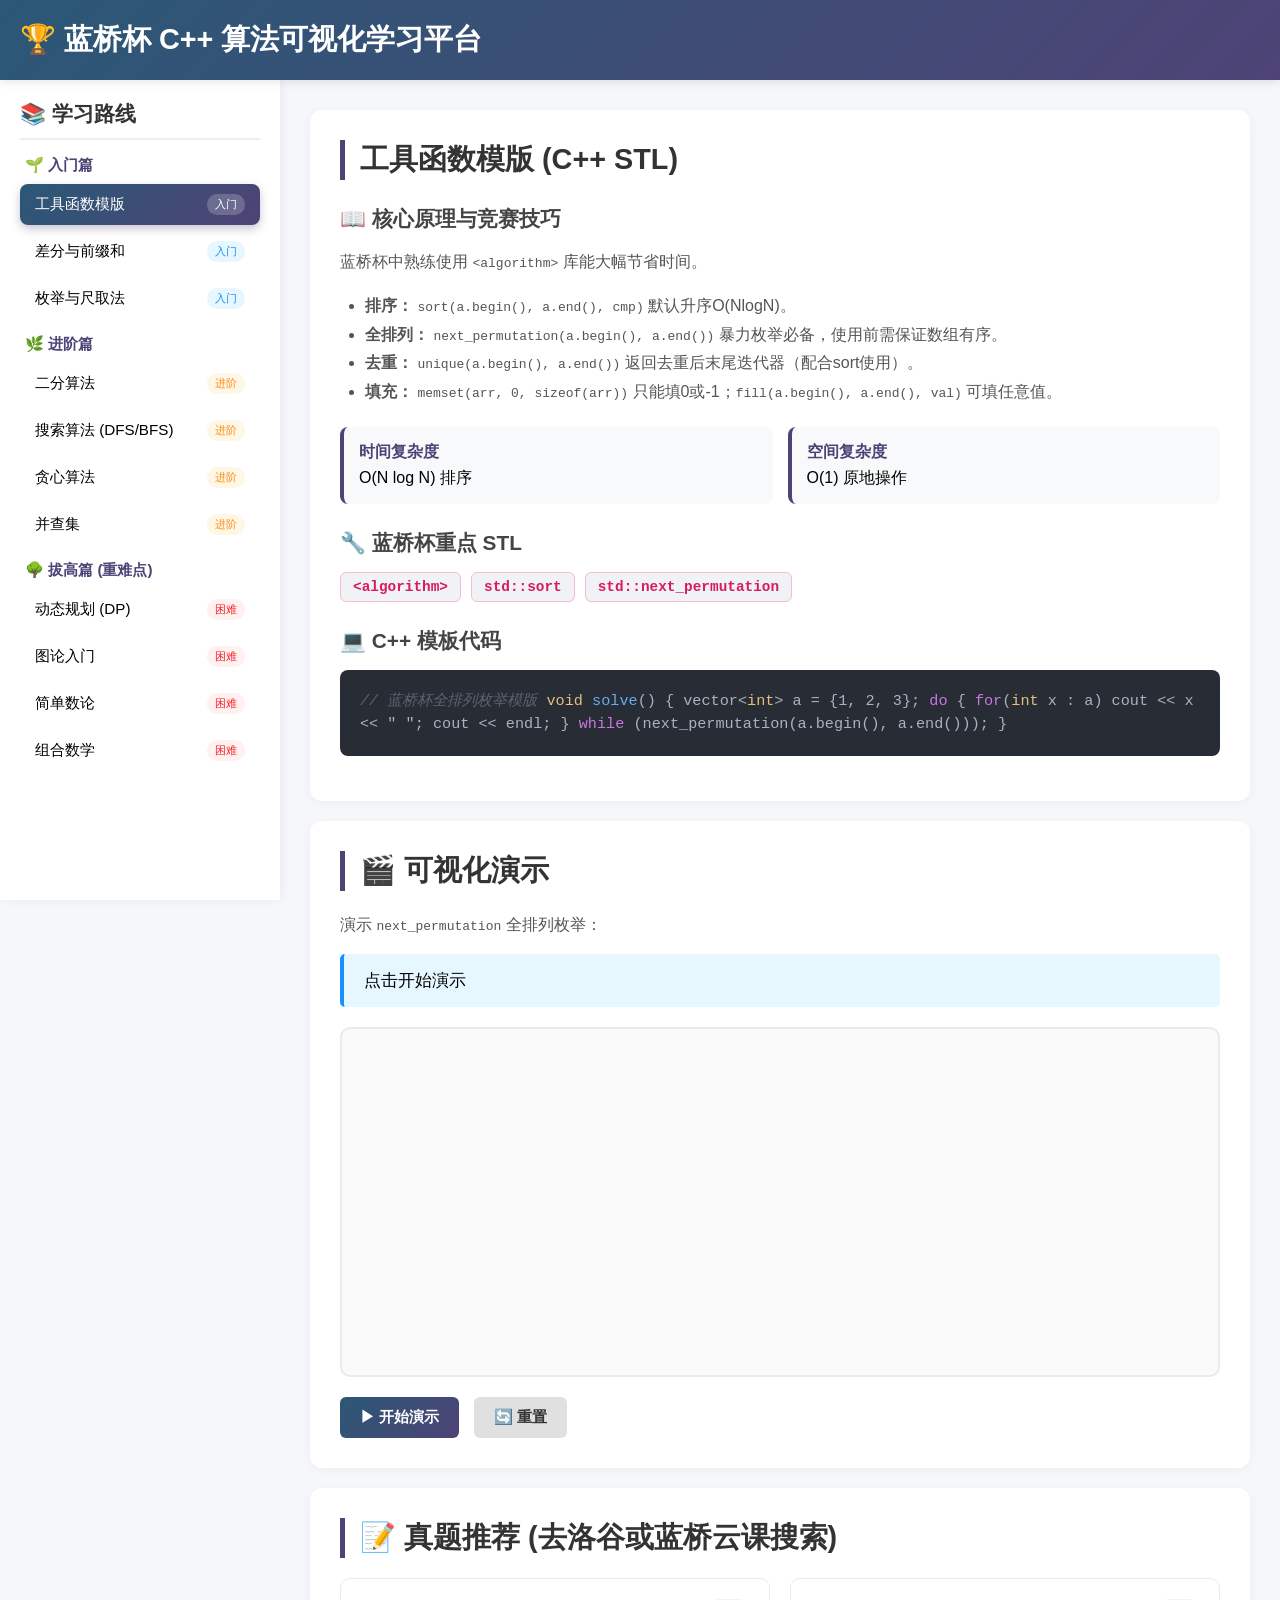
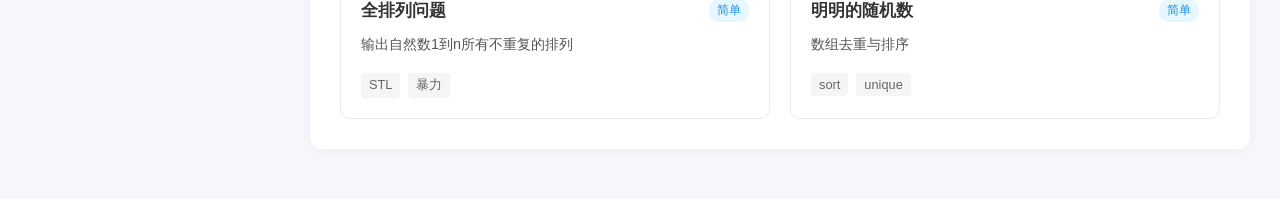
<file: lanqiao/index.html>
<!DOCTYPE html>
<html lang="zh-CN">
<head>
    <meta charset="UTF-8">
    <meta name="viewport" content="width=device-width, initial-scale=1.0">
    <title>蓝桥杯算法可视化学习平台</title>
    <link rel="stylesheet" href="style.css">
</head>
<body>
    <nav class="navbar">
        <div class="container">
            <h1>🏆 蓝桥杯 C++ 算法可视化学习平台</h1>
        </div>
    </nav>
    
    <div class="main-container">
        <aside class="sidebar">
            <h3>📚 学习路线</h3>
            
            <div class="category-title">🌱 入门篇</div>
            <ul class="algo-list">
                <li class="algo-item active" data-algo="utils"><span>工具函数模版</span><span class="difficulty diff-easy">入门</span></li>
                <li class="algo-item" data-algo="prefix-diff"><span>差分与前缀和</span><span class="difficulty diff-easy">入门</span></li>
                <li class="algo-item" data-algo="enum-twopointers"><span>枚举与尺取法</span><span class="difficulty diff-easy">入门</span></li>
            </ul>

            <div class="category-title">🌿 进阶篇</div>
            <ul class="algo-list">
                <li class="algo-item" data-algo="binary-search"><span>二分算法</span><span class="difficulty diff-medium">进阶</span></li>
                <li class="algo-item" data-algo="search"><span>搜索算法 (DFS/BFS)</span><span class="difficulty diff-medium">进阶</span></li>
                <li class="algo-item" data-algo="greedy"><span>贪心算法</span><span class="difficulty diff-medium">进阶</span></li>
                <li class="algo-item" data-algo="union-find"><span>并查集</span><span class="difficulty diff-medium">进阶</span></li>
            </ul>

            <div class="category-title">🌳 拔高篇 (重难点)</div>
            <ul class="algo-list">
                <li class="algo-item" data-algo="dp"><span>动态规划 (DP)</span><span class="difficulty diff-hard">困难</span></li>
                <li class="algo-item" data-algo="graph"><span>图论入门</span><span class="difficulty diff-hard">困难</span></li>
                <li class="algo-item" data-algo="math"><span>简单数论</span><span class="difficulty diff-hard">困难</span></li>
                <li class="algo-item" data-algo="combinatorics"><span>组合数学</span><span class="difficulty diff-hard">困难</span></li>
            </ul>
        </aside>
        
        <main class="content" id="main-content"></main>
    </div>

    <script src="app.js"></script>
</body>
</html>
</file>
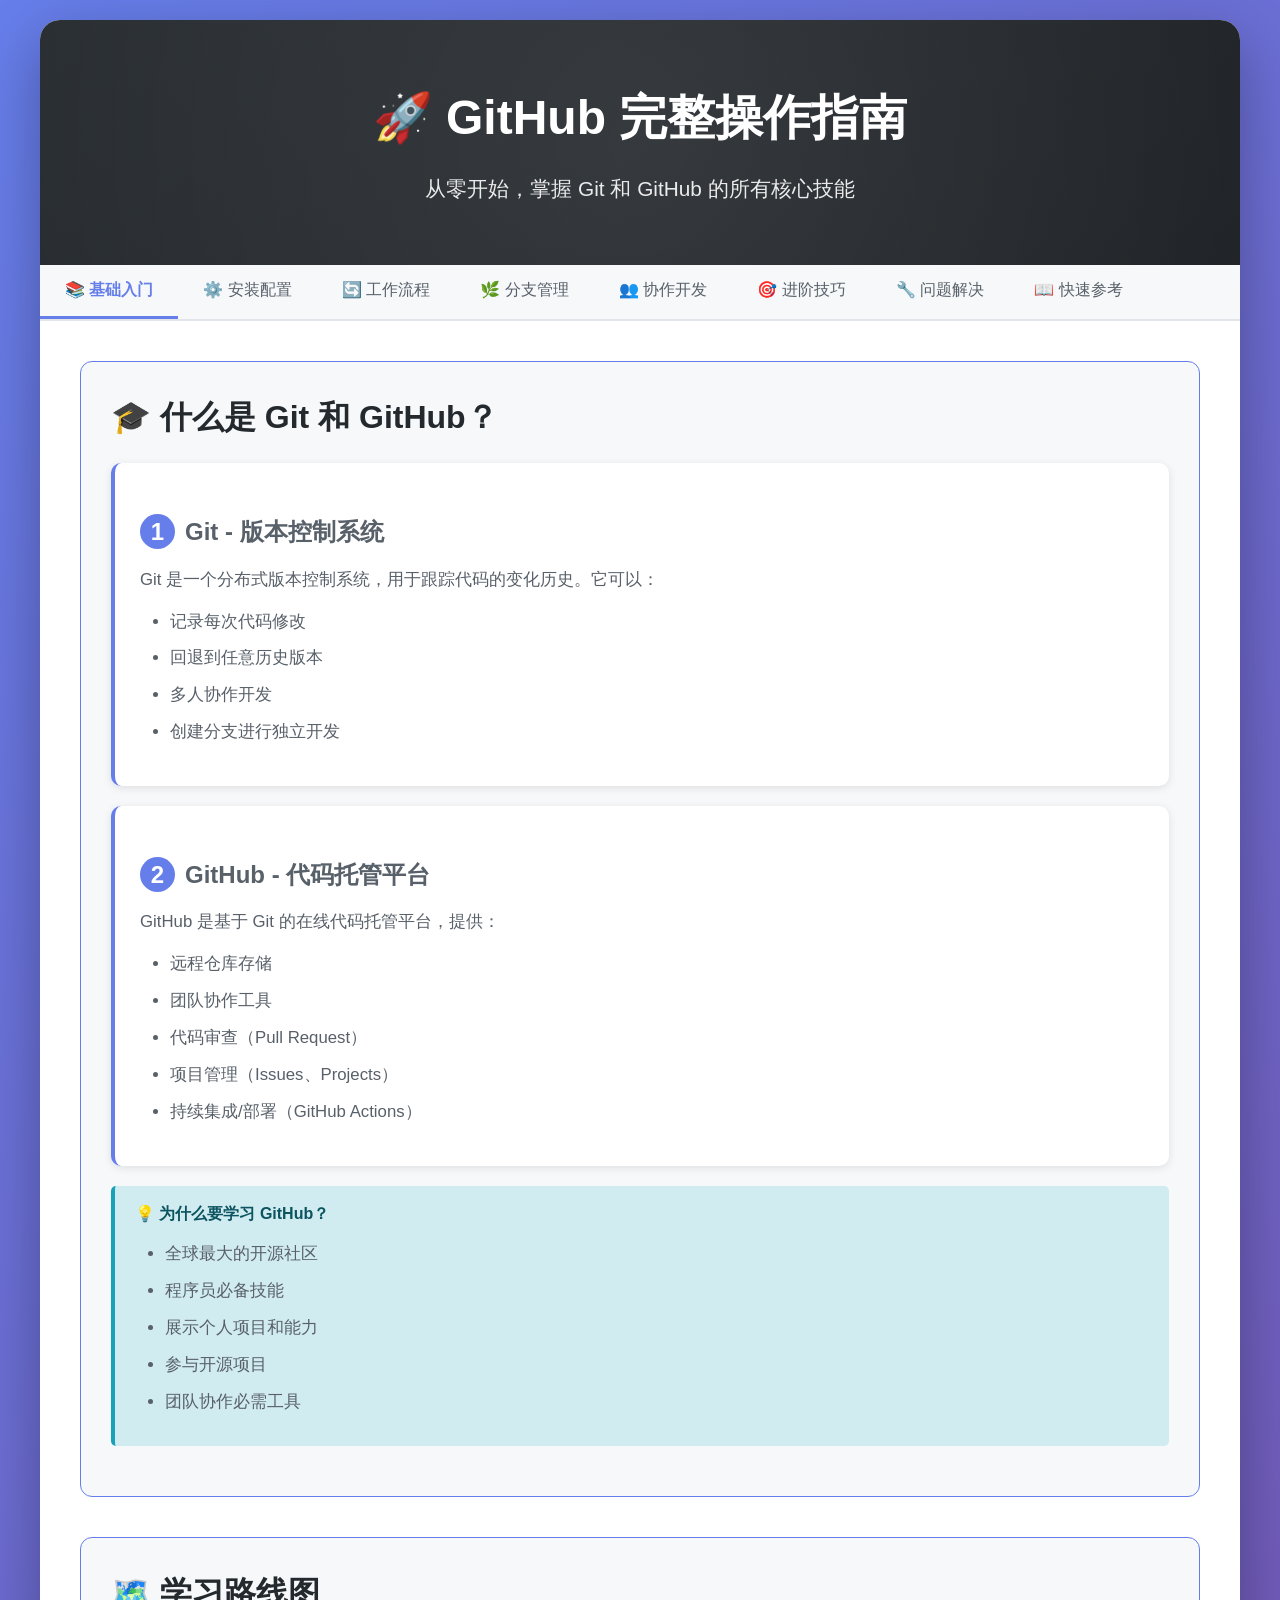
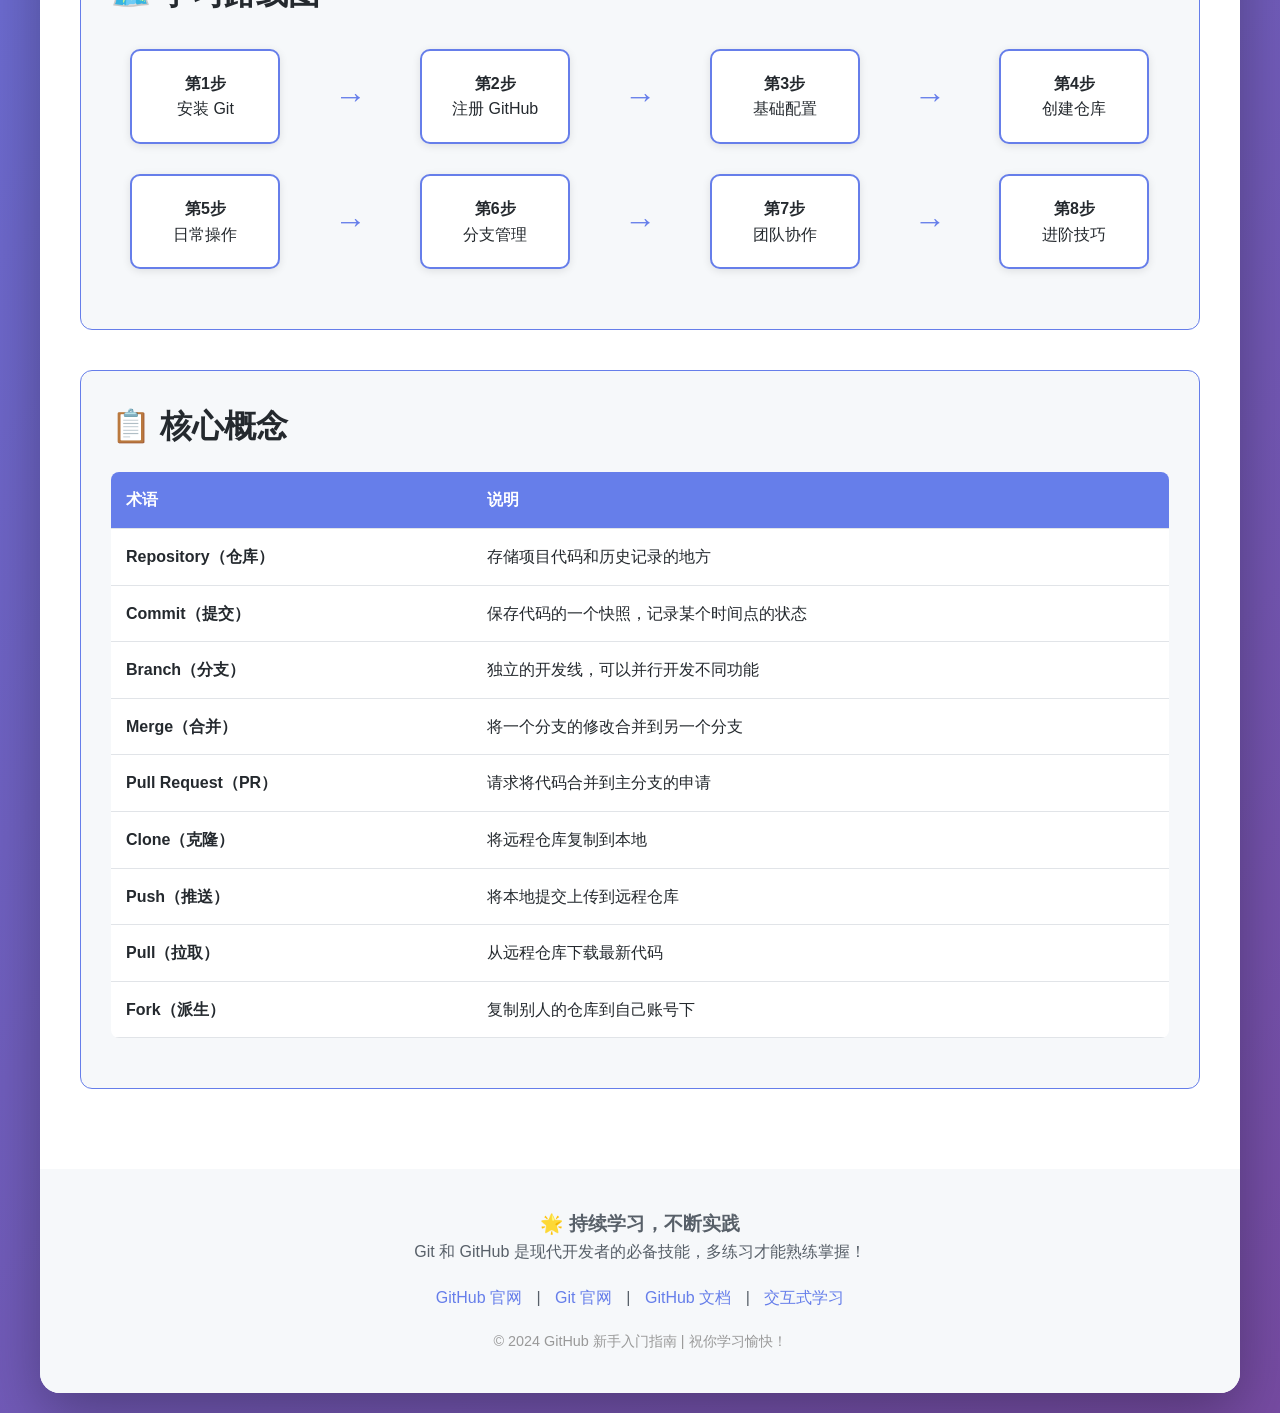
<file: AI_notes/ai_studio_code.html>
<!DOCTYPE html>
<html lang="zh-CN">
<head>
    <meta charset="UTF-8">
    <meta name="viewport" content="width=device-width, initial-scale=1.0">
    <title>GitHub 新手入门完整指南</title>
    <style>
        * {
            margin: 0;
            padding: 0;
            box-sizing: border-box;
        }
        
        body {
            font-family: -apple-system, BlinkMacSystemFont, 'Segoe UI', 'Microsoft YaHei', sans-serif;
            line-height: 1.6;
            color: #24292e;
            background: linear-gradient(135deg, #667eea 0%, #764ba2 100%);
            padding: 20px;
        }
        
        .container {
            max-width: 1200px;
            margin: 0 auto;
            background: white;
            border-radius: 20px;
            box-shadow: 0 20px 60px rgba(0,0,0,0.3);
            overflow: hidden;
        }
        
        header {
            background: linear-gradient(135deg, #24292e 0%, #1a1e22 100%);
            color: white;
            padding: 60px 40px;
            text-align: center;
            position: relative;
            overflow: hidden;
        }
        
        header::before {
            content: '';
            position: absolute;
            top: -50%;
            right: -50%;
            width: 200%;
            height: 200%;
            background: radial-gradient(circle, rgba(255,255,255,0.1) 0%, transparent 70%);
            animation: pulse 15s infinite;
        }
        
        @keyframes pulse {
            0%, 100% { transform: scale(1); }
            50% { transform: scale(1.1); }
        }
        
        header h1 {
            font-size: 3em;
            margin-bottom: 15px;
            position: relative;
            z-index: 1;
        }
        
        header p {
            font-size: 1.3em;
            opacity: 0.9;
            position: relative;
            z-index: 1;
        }
        
        .nav-tabs {
            display: flex;
            background: #f6f8fa;
            border-bottom: 2px solid #e1e4e8;
            overflow-x: auto;
            position: sticky;
            top: 0;
            z-index: 100;
        }
        
        .nav-tab {
            padding: 15px 25px;
            cursor: pointer;
            border: none;
            background: none;
            font-size: 1em;
            color: #586069;
            transition: all 0.3s;
            white-space: nowrap;
            border-bottom: 3px solid transparent;
        }
        
        .nav-tab:hover {
            background: #e1e4e8;
            color: #24292e;
        }
        
        .nav-tab.active {
            color: #667eea;
            border-bottom-color: #667eea;
            font-weight: 600;
        }
        
        .content {
            padding: 40px;
        }
        
        .tab-content {
            display: none;
        }
        
        .tab-content.active {
            display: block;
            animation: fadeIn 0.5s;
        }
        
        @keyframes fadeIn {
            from { opacity: 0; transform: translateY(20px); }
            to { opacity: 1; transform: translateY(0); }
        }
        
        .section {
            margin-bottom: 40px;
            padding: 30px;
            background: #f6f8fa;
            border-radius: 12px;
            border: 1px solid #667eea;
        }
        
        .section h2 {
            color: #24292e;
            margin-bottom: 20px;
            font-size: 2em;
            display: flex;
            align-items: center;
            gap: 10px;
        }
        
        .section h3 {
            color: #586069;
            margin: 25px 0 15px;
            font-size: 1.5em;
        }
        
        .section p {
            margin-bottom: 15px;
            color: #586069;
            font-size: 1.05em;
        }
        
        .code-block {
            background: #24292e;
            color: #f6f8fa;
            padding: 20px;
            border-radius: 8px;
            margin: 15px 0;
            overflow-x: auto;
            font-family: 'Consolas', 'Monaco', monospace;
            position: relative;
        }
        
        .code-block::before {
            content: attr(data-lang);
            position: absolute;
            top: 5px;
            right: 10px;
            font-size: 0.75em;
            color: #959da5;
            text-transform: uppercase;
        }
        
        .code-block code {
            display: block;
            line-height: 1.8;
            font-size: 0.95em;
        }
        
        .command {
            color: #79c0ff;
        }
        
        .comment {
            color: #8b949e;
        }
        
        .tip {
            background: #fff3cd;
            border-left: 4px solid #ffc107;
            padding: 15px 20px;
            margin: 20px 0;
            border-radius: 5px;
        }
        
        .tip strong {
            color: #856404;
            display: block;
            margin-bottom: 5px;
        }
        
        .warning {
            background: #f8d7da;
            border-left: 4px solid #dc3545;
            padding: 15px 20px;
            margin: 20px 0;
            border-radius: 5px;
        }
        
        .warning strong {
            color: #721c24;
            display: block;
            margin-bottom: 5px;
        }
        
        .info {
            background: #d1ecf1;
            border-left: 4px solid #17a2b8;
            padding: 15px 20px;
            margin: 20px 0;
            border-radius: 5px;
        }
        
        .info strong {
            color: #0c5460;
            display: block;
            margin-bottom: 5px;
        }
        
        ul, ol {
            margin: 15px 0 15px 30px;
        }
        
        li {
            margin: 10px 0;
            color: #586069;
            font-size: 1.05em;
        }
        
        .highlight {
            background: #fffbdd;
            padding: 2px 8px;
            border-radius: 4px;
            font-weight: 600;
            color: #24292e;
            font-family: 'Consolas', monospace;
        }
        
        .step-card {
            background: white;
            padding: 25px;
            border-radius: 10px;
            margin: 20px 0;
            box-shadow: 0 2px 8px rgba(0,0,0,0.1);
            border-left: 4px solid #667eea;
        }
        
        .step-number {
            display: inline-block;
            width: 35px;
            height: 35px;
            background: #667eea;
            color: white;
            border-radius: 50%;
            text-align: center;
            line-height: 35px;
            font-weight: bold;
            margin-right: 10px;
        }
        
        .visual-flow {
            display: flex;
            align-items: center;
            justify-content: space-around;
            margin: 30px 0;
            flex-wrap: wrap;
            gap: 15px;
        }
        
        .flow-box {
            background: white;
            padding: 20px;
            border-radius: 10px;
            box-shadow: 0 2px 8px rgba(0,0,0,0.1);
            text-align: center;
            min-width: 150px;
            border: 2px solid #667eea;
        }
        
        .flow-arrow {
            font-size: 2em;
            color: #667eea;
        }
        
        .btn {
            display: inline-block;
            padding: 12px 30px;
            background: #667eea;
            color: white;
            text-decoration: none;
            border-radius: 8px;
            margin: 10px 5px;
            transition: all 0.3s;
            border: none;
            cursor: pointer;
            font-size: 1em;
        }
        
        .btn:hover {
            background: #5568d3;
            transform: translateY(-2px);
            box-shadow: 0 5px 15px rgba(102, 126, 234, 0.4);
        }
        
        .btn-secondary {
            background: #6c757d;
        }
        
        .btn-secondary:hover {
            background: #5a6268;
        }
        
        table {
            width: 100%;
            border-collapse: collapse;
            margin: 20px 0;
            background: white;
            border-radius: 8px;
            overflow: hidden;
        }
        
        th, td {
            padding: 15px;
            text-align: left;
            border-bottom: 1px solid #e1e4e8;
        }
        
        th {
            background: #667eea;
            color: white;
            font-weight: 600;
        }
        
        tr:hover {
            background: #f6f8fa;
        }
        
        footer {
            background: #f6f8fa;
            padding: 40px;
            text-align: center;
            color: #586069;
        }
        
        footer a {
            color: #667eea;
            text-decoration: none;
            margin: 0 10px;
        }
        
        footer a:hover {
            text-decoration: underline;
        }
        
        .interactive-demo {
            background: white;
            padding: 25px;
            border-radius: 10px;
            margin: 20px 0;
            box-shadow: 0 2px 8px rgba(0,0,0,0.1);
        }
        
        .terminal {
            background: #1e1e1e;
            color: #d4d4d4;
            padding: 20px;
            border-radius: 8px;
            font-family: 'Consolas', monospace;
            margin: 15px 0;
        }
        
        .terminal-line {
            margin: 8px 0;
        }
        
        .terminal-prompt {
            color: #4ec9b0;
        }
        
        .terminal-output {
            color: #ce9178;
        }
        
        @media (max-width: 768px) {
            header h1 {
                font-size: 2em;
            }
            
            .content {
                padding: 20px;
            }
            
            .section {
                padding: 15px;
            }
            
            .nav-tabs {
                overflow-x: auto;
            }
        }
    </style>
</head>
<body>
    <div class="container">
        <header>
            <h1>🚀 GitHub 完整操作指南</h1>
            <p>从零开始，掌握 Git 和 GitHub 的所有核心技能</p>
        </header>
        
        <div class="nav-tabs">
            <button class="nav-tab active" onclick="showTab('basics')">📚 基础入门</button>
            <button class="nav-tab" onclick="showTab('setup')">⚙️ 安装配置</button>
            <button class="nav-tab" onclick="showTab('workflow')">🔄 工作流程</button>
            <button class="nav-tab" onclick="showTab('branch')">🌿 分支管理</button>
            <button class="nav-tab" onclick="showTab('collaborate')">👥 协作开发</button>
            <button class="nav-tab" onclick="showTab('advanced')">🎯 进阶技巧</button>
            <button class="nav-tab" onclick="showTab('troubleshoot')">🔧 问题解决</button>
            <button class="nav-tab" onclick="showTab('reference')">📖 快速参考</button>
        </div>
        
        <div class="content">
            <!-- 基础入门 -->
            <div id="basics" class="tab-content active">
                <div class="section">
                    <h2>🎓 什么是 Git 和 GitHub？</h2>
                    
                    <div class="step-card">
                        <h3><span class="step-number">1</span>Git - 版本控制系统</h3>
                        <p>Git 是一个分布式版本控制系统，用于跟踪代码的变化历史。它可以：</p>
                        <ul>
                            <li>记录每次代码修改</li>
                            <li>回退到任意历史版本</li>
                            <li>多人协作开发</li>
                            <li>创建分支进行独立开发</li>
                        </ul>
                    </div>
                    
                    <div class="step-card">
                        <h3><span class="step-number">2</span>GitHub - 代码托管平台</h3>
                        <p>GitHub 是基于 Git 的在线代码托管平台，提供：</p>
                        <ul>
                            <li>远程仓库存储</li>
                            <li>团队协作工具</li>
                            <li>代码审查（Pull Request）</li>
                            <li>项目管理（Issues、Projects）</li>
                            <li>持续集成/部署（GitHub Actions）</li>
                        </ul>
                    </div>
                    
                    <div class="info">
                        <strong>💡 为什么要学习 GitHub？</strong>
                        <ul>
                            <li>全球最大的开源社区</li>
                            <li>程序员必备技能</li>
                            <li>展示个人项目和能力</li>
                            <li>参与开源项目</li>
                            <li>团队协作必需工具</li>
                        </ul>
                    </div>
                </div>
                
                <div class="section">
                    <h2>🗺️ 学习路线图</h2>
                    
                    <div class="visual-flow">
                        <div class="flow-box">
                            <strong>第1步</strong><br>
                            安装 Git
                        </div>
                        <div class="flow-arrow">→</div>
                        <div class="flow-box">
                            <strong>第2步</strong><br>
                            注册 GitHub
                        </div>
                        <div class="flow-arrow">→</div>
                        <div class="flow-box">
                            <strong>第3步</strong><br>
                            基础配置
                        </div>
                        <div class="flow-arrow">→</div>
                        <div class="flow-box">
                            <strong>第4步</strong><br>
                            创建仓库
                        </div>
                    </div>
                    
                    <div class="visual-flow">
                        <div class="flow-box">
                            <strong>第5步</strong><br>
                            日常操作
                        </div>
                        <div class="flow-arrow">→</div>
                        <div class="flow-box">
                            <strong>第6步</strong><br>
                            分支管理
                        </div>
                        <div class="flow-arrow">→</div>
                        <div class="flow-box">
                            <strong>第7步</strong><br>
                            团队协作
                        </div>
                        <div class="flow-arrow">→</div>
                        <div class="flow-box">
                            <strong>第8步</strong><br>
                            进阶技巧
                        </div>
                    </div>
                </div>
                
                <div class="section">
                    <h2>📋 核心概念</h2>
                    
                    <table>
                        <tr>
                            <th>术语</th>
                            <th>说明</th>
                        </tr>
                        <tr>
                            <td><strong>Repository（仓库）</strong></td>
                            <td>存储项目代码和历史记录的地方</td>
                        </tr>
                        <tr>
                            <td><strong>Commit（提交）</strong></td>
                            <td>保存代码的一个快照，记录某个时间点的状态</td>
                        </tr>
                        <tr>
                            <td><strong>Branch（分支）</strong></td>
                            <td>独立的开发线，可以并行开发不同功能</td>
                        </tr>
                        <tr>
                            <td><strong>Merge（合并）</strong></td>
                            <td>将一个分支的修改合并到另一个分支</td>
                        </tr>
                        <tr>
                            <td><strong>Pull Request（PR）</strong></td>
                            <td>请求将代码合并到主分支的申请</td>
                        </tr>
                        <tr>
                            <td><strong>Clone（克隆）</strong></td>
                            <td>将远程仓库复制到本地</td>
                        </tr>
                        <tr>
                            <td><strong>Push（推送）</strong></td>
                            <td>将本地提交上传到远程仓库</td>
                        </tr>
                        <tr>
                            <td><strong>Pull（拉取）</strong></td>
                            <td>从远程仓库下载最新代码</td>
                        </tr>
                        <tr>
                            <td><strong>Fork（派生）</strong></td>
                            <td>复制别人的仓库到自己账号下</td>
                        </tr>
                    </table>
                </div>
            </div>
            
            <!-- 安装配置 -->
            <div id="setup" class="tab-content">
                <div class="section">
                    <h2>⚙️ 安装 Git</h2>
                    
                    <h3>Windows 系统</h3>
                    <ol>
                        <li>访问 <a href="https://git-scm.com/download/win" target="_blank">https://git-scm.com/download/win</a></li>
                        <li>下载安装包并运行</li>
                        <li>安装过程中保持默认选项即可</li>
                        <li>安装完成后，右键菜单会出现 "Git Bash"</li>
                    </ol>
                    
                    <h3>macOS 系统</h3>
                    <div class="code-block" data-lang="bash">
<code><span class="comment"># 方法1：使用 Homebrew（推荐）</span>
<span class="command">brew install git</span>

<span class="comment"># 方法2：使用 Xcode Command Line Tools</span>
<span class="command">xcode-select --install</span></code>
                    </div>
                    
                    <h3>Linux 系统</h3>
                    <div class="code-block" data-lang="bash">
<code><span class="comment"># Ubuntu/Debian</span>
<span class="command">sudo apt-get update</span>
<span class="command">sudo apt-get install git</span>

<span class="comment"># CentOS/RHEL</span>
<span class="command">sudo yum install git</span>

<span class="comment"># Fedora</span>
<span class="command">sudo dnf install git</span></code>
                    </div>
                    
                    <h3>验证安装</h3>
                    <div class="code-block" data-lang="bash">
<code><span class="command">git --version</span>
<span class="comment"># 输出类似：git version 2.40.0</span></code>
                    </div>
                </div>
                
                <div class="section">
                    <h2>🔧 基础配置</h2>
                    
                    <h3>配置用户信息</h3>
                    <div class="code-block" data-lang="bash">
<code><span class="comment"># 设置用户名（必须）</span>
<span class="command">git config --global user.name "你的名字"</span>

<span class="comment"># 设置邮箱（必须）</span>
<span class="command">git config --global user.email "your.email@example.com"</span>

<span class="comment"># 查看配置</span>
<span class="command">git config --list</span>

<span class="comment"># 查看特定配置</span>
<span class="command">git config user.name</span>
<span class="command">git config user.email</span></code>
                    </div>
                    
                    <div class="tip">
                        <strong>💡 提示</strong>
                        邮箱建议使用 GitHub 注册时的邮箱，这样提交记录会关联到你的 GitHub 账号。
                    </div>
                    
                    <h3>其他常用配置</h3>
                    <div class="code-block" data-lang="bash">
<code><span class="comment"># 设置默认编辑器</span>
<span class="command">git config --global core.editor "code --wait"</span>  <span class="comment"># VS Code</span>
<span class="command">git config --global core.editor "vim"</span>          <span class="comment"># Vim</span>

<span class="comment"># 设置默认分支名为 main</span>
<span class="command">git config --global init.defaultBranch main</span>

<span class="comment"># 开启颜色显示</span>
<span class="command">git config --global color.ui auto</span>

<span class="comment"># 设置换行符自动转换（Windows 推荐）</span>
<span class="command">git config --global core.autocrlf true</span>

<span class="comment"># 设置换行符自动转换（Mac/Linux 推荐）</span>
<span class="command">git config --global core.autocrlf input</span></code>
                    </div>
                </div>
                
                <div class="section">
                    <h2>🔐 配置 SSH 密钥（推荐）</h2>
                    
                    <p>使用 SSH 密钥可以免密码推送代码，更安全便捷。</p>
                    
                    <h3>1. 生成 SSH 密钥</h3>
                    <div class="code-block" data-lang="bash">
<code><span class="comment"># 生成新的 SSH 密钥</span>
<span class="command">ssh-keygen -t ed25519 -C "your.email@example.com"</span>

<span class="comment"># 如果系统不支持 ed25519，使用 RSA</span>
<span class="command">ssh-keygen -t rsa -b 4096 -C "your.email@example.com"</span>

<span class="comment"># 按提示操作：</span>
<span class="comment"># 1. 按 Enter 使用默认路径</span>
<span class="comment"># 2. 输入密码（可选，直接 Enter 跳过）</span>
<span class="comment"># 3. 再次确认密码</span></code>
                    </div>
                    
                    <h3>2. 查看公钥</h3>
                    <div class="code-block" data-lang="bash">
<code><span class="comment"># Windows</span>
<span class="command">type %USERPROFILE%\.ssh\id_ed25519.pub</span>

<span class="comment"># Mac/Linux</span>
<span class="command">cat ~/.ssh/id_ed25519.pub</span>

<span class="comment"># 输出类似：</span>
<span class="comment"># ssh-ed25519 AAAAC3NzaC1lZDI1NTE5AAAAIxxx... your.email@example.com</span></code>
                    </div>
                    
                    <h3>3. 添加到 GitHub</h3>
                    <ol>
                        <li>登录 GitHub，点击右上角头像</li>
                        <li>选择 <span class="highlight">Settings</span></li>
                        <li>左侧菜单选择 <span class="highlight">SSH and GPG keys</span></li>
                        <li>点击 <span class="highlight">New SSH key</span></li>
                        <li>Title 填写描述（如 "我的电脑"）</li>
                        <li>Key 粘贴刚才复制的公钥</li>
                        <li>点击 <span class="highlight">Add SSH key</span></li>
                    </ol>
                    
                    <h3>4. 测试连接</h3>
                    <div class="code-block" data-lang="bash">
<code><span class="command">ssh -T git@github.com</span>

<span class="comment"># 首次连接会提示，输入 yes</span>
<span class="comment"># 成功输出：Hi username! You've successfully authenticated...</span></code>
                    </div>
                </div>
                
                <div class="section">
                    <h2>📝 注册 GitHub 账号</h2>
                    
                    <ol>
                        <li>访问 <a href="https://github.com" target="_blank">https://github.com</a></li>
                        <li>点击 <span class="highlight">Sign up</span></li>
                        <li>输入邮箱、密码、用户名</li>
                        <li>完成验证</li>
                        <li>选择免费计划（Free）</li>
                        <li>验证邮箱</li>
                    </ol>
                    
                    <div class="tip">
                        <strong>💡 用户名建议</strong>
                        <ul>
                            <li>简短易记</li>
                            <li>专业化（避免过于随意）</li>
                            <li>与其他平台保持一致</li>
                            <li>用户名会出现在仓库 URL 中</li>
                        </ul>
                    </div>
                </div>
            </div>
            
            <!-- 工作流程 -->
            <div id="workflow" class="tab-content">
                <div class="section">
                    <h2>🔄 完整工作流程</h2>
                    
                    <div class="visual-flow">
                        <div class="flow-box">创建/克隆仓库</div>
                        <div class="flow-arrow">→</div>
                        <div class="flow-box">修改代码</div>
                        <div class="flow-arrow">→</div>
                        <div class="flow-box">添加到暂存区</div>
                        <div class="flow-arrow">→</div>
                        <div class="flow-box">提交到本地</div>
                        <div class="flow-arrow">→</div>
                        <div class="flow-box">推送到远程</div>
                    </div>
                </div>
                
                <div class="section">
                    <h2>📦 创建新仓库</h2>
                    
                    <h3>方法一：在 GitHub 网站创建</h3>
                    <ol>
                        <li>登录 GitHub</li>
                        <li>点击右上角 <span class="highlight">+</span> 号</li>
                        <li>选择 <span class="highlight">New repository</span></li>
                        <li>填写仓库信息：
                            <ul>
                                <li><strong>Repository name</strong>：仓库名称（必填）</li>
                                <li><strong>Description</strong>：项目描述（可选）</li>
                                <li><strong>Public/Private</strong>：公开或私有</li>
                                <li><strong>Initialize this repository with</strong>：
                                    <ul>
                                        <li>✅ Add a README file（推荐勾选）</li>
                                        <li>Add .gitignore（选择语言模板）</li>
                                        <li>Choose a license（选择开源协议）</li>
                                    </ul>
                                </li>
                            </ul>
                        </li>
                        <li>点击 <span class="highlight">Create repository</span></li>
                    </ol>
                    
                    <h3>方法二：本地创建并推送</h3>
                    <div class="code-block" data-lang="bash">
<code><span class="comment"># 1. 创建项目文件夹</span>
<span class="command">mkdir my-project</span>
<span class="command">cd my-project</span>

<span class="comment"># 2. 初始化 Git 仓库</span>
<span class="command">git init</span>

<span class="comment"># 3. 创建 README 文件</span>
<span class="command">echo "# 我的项目" > README.md</span>

<span class="comment"># 4. 添加到暂存区</span>
<span class="command">git add README.md</span>

<span class="comment"># 5. 提交</span>
<span class="command">git commit -m "初始提交"</span>

<span class="comment"># 6. 在 GitHub 创建空仓库后，关联远程仓库</span>
<span class="command">git remote add origin https://github.com/你的用户名/仓库名.git</span>

<span class="comment"># 7. 推送到 GitHub（首次推送）</span>
<span class="command">git push -u origin main</span></code>
                    </div>
                    
                    <div class="tip">
                        <strong>💡 提示</strong>
                        <code>-u</code> 参数会设置上游分支，之后只需 <code>git push</code> 即可。
                    </div>
                </div>
                
                <div class="section">
                    <h2>📥 克隆现有仓库</h2>
                    
                    <div class="code-block" data-lang="bash">
<code><span class="comment"># HTTPS 方式（无需配置 SSH）</span>
<span class="command">git clone https://github.com/用户名/仓库名.git</span>

<span class="comment"># SSH 方式（需配置 SSH 密钥）</span>
<span class="command">git clone git@github.com:用户名/仓库名.git</span>

<span class="comment"># 克隆到指定文件夹</span>
<span class="command">git clone https://github.com/用户名/仓库名.git 自定义文件夹名</span>

<span class="comment"># 克隆指定分支</span>
<span class="command">git clone -b 分支名 https://github.com/用户名/仓库名.git</span></code>
                    </div>
                </div>
                
                <div class="section">
                    <h2>💻 日常开发流程</h2>
                    
                    <h3>1. 查看状态</h3>
                    <div class="code-block" data-lang="bash">
<code><span class="comment"># 查看工作区状态</span>
<span class="command">git status</span>

<span class="comment"># 简洁模式</span>
<span class="command">git status -s</span></code>
                    </div>
                    
                    <h3>2. 添加文件到暂存区</h3>
                    <div class="code-block" data-lang="bash">
<code><span class="comment"># 添加指定文件</span>
<span class="command">git add 文件名.txt</span>

<span class="comment"># 添加多个文件</span>
<span class="command">git add 文件1.txt 文件2.js</span>

<span class="comment"># 添加所有修改的文件</span>
<span class="command">git add .</span>

<span class="comment"># 添加指定目录</span>
<span class="command">git add src/</span>

<span class="comment"># 交互式添加</span>
<span class="command">git add -p</span></code>
                    </div>
                    
                    <h3>3. 提交更改</h3>
                    <div class="code-block" data-lang="bash">
<code><span class="comment"># 提交暂存区的文件</span>
<span class="command">git commit -m "提交说明"</span>

<span class="comment"># 添加并提交（跳过 git add）</span>
<span class="command">git commit -am "提交说明"</span>

<span class="comment"># 修改上次提交</span>
<span class="command">git commit --amend -m "新的提交说明"</span>

<span class="comment"># 打开编辑器编写详细提交信息</span>
<span class="command">git commit</span></code>
                    </div>
                    
                    <div class="info">
                        <strong>📝 提交信息规范（推荐）</strong>
                        <div class="code-block" data-lang="text">
<code>类型(范围): 简短描述

详细描述（可选）

相关 Issue（可选）</code>
                        </div>
                        <strong>常用类型：</strong>
                        <ul>
                            <li><code>feat</code>: 新功能</li>
                            <li><code>fix</code>: 修复 Bug</li>
                            <li><code>docs</code>: 文档更新</li>
                            <li><code>style</code>: 代码格式（不影响功能）</li>
                            <li><code>refactor</code>: 重构代码</li>
                            <li><code>test</code>: 测试相关</li>
                            <li><code>chore</code>: 构建工具、依赖更新</li>
                            <li><code>perf</code>: 性能优化</li>
                        </ul>
                        <strong>示例：</strong>
                        <ul>
                            <li><code>feat(登录): 添加微信登录功能</code></li>
                            <li><code>fix(支付): 修复订单金额计算错误</code></li>
                            <li><code>docs: 更新 API 文档</code></li>
                        </ul>
                    </div>
                    
                    <h3>4. 推送到远程</h3>
                    <div class="code-block" data-lang="bash">
<code><span class="comment"># 推送到远程仓库</span>
<span class="command">git push</span>

<span class="comment"># 首次推送（设置上游分支）</span>
<span class="command">git push -u origin main</span>

<span class="comment"># 推送到指定分支</span>
<span class="command">git push origin 分支名</span>

<span class="comment"># 强制推送（慎用！）</span>
<span class="command">git push -f</span></code>
                    </div>
                    
                    <h3>5. 拉取远程更新</h3>
                    <div class="code-block" data-lang="bash">
<code><span class="comment"># 拉取并合并</span>
<span class="command">git pull</span>

<span class="comment"># 拉取指定分支</span>
<span class="command">git pull origin main</span>

<span class="comment"># 只拉取不合并</span>
<span class="command">git fetch</span>

<span class="comment"># 拉取所有远程分支</span>
<span class="command">git fetch --all</span></code>
                    </div>
                    
                    <div class="warning">
                        <strong>⚠️ 注意</strong>
                        每次开始工作前，先执行 <code>git pull</code> 获取最新代码，避免冲突！
                    </div>
                </div>
                
                <div class="section">
                    <h2>📊 查看历史</h2>
                    
                    <div class="code-block" data-lang="bash">
<code><span class="comment"># 查看提交历史</span>
<span class="command">git log</span>

<span class="comment"># 简洁模式（一行显示）</span>
<span class="command">git log --oneline</span>

<span class="comment"># 图形化显示分支</span>
<span class="command">git log --graph --oneline --all</span>

<span class="comment"># 查看最近 5 条</span>
<span class="command">git log -5</span>

<span class="comment"># 查看某个文件的历史</span>
<span class="command">git log 文件名</span>

<span class="comment"># 查看某次提交的详细信息</span>
<span class="command">git show 提交ID</span>

<span class="comment"># 查看文件修改内容</span>
<span class="command">git diff</span>

<span class="comment"># 查看暂存区和上次提交的差异</span>
<span class="command">git diff --staged</span></code>
                    </div>
                </div>
            </div>
            
            <!-- 分支管理 -->
            <div id="branch" class="tab-content">
                <div class="section">
                    <h2>🌿 分支管理</h2>
                    
                    <p>分支允许你在不影响主代码的情况下开发新功能或修复 Bug。</p>
                    
                    <div class="visual-flow">
                        <div class="flow-box">main 分支<br>（主分支）</div>
                        <div class="flow-arrow">→</div>
                        <div class="flow-box">feature 分支<br>（功能开发）</div>
                        <div class="flow-arrow">→</div>
                        <div class="flow-box">测试通过</div>
                        <div class="flow-arrow">→</div>
                        <div class="flow-box">合并回 main</div>
                    </div>
                </div>
                
                <div class="section">
                    <h2>🔧 分支基本操作</h2>
                    
                    <h3>查看分支</h3>
                    <div class="code-block" data-lang="bash">
<code><span class="comment"># 查看本地分支</span>
<span class="command">git branch</span>

<span class="comment"># 查看所有分支（包括远程）</span>
<span class="command">git branch -a</span>

<span class="comment"># 查看远程分支</span>
<span class="command">git branch -r</span>

<span class="comment"># 查看分支详细信息</span>
<span class="command">git branch -v</span></code>
                    </div>
                    
                    <h3>创建分支</h3>
                    <div class="code-block" data-lang="bash">
<code><span class="comment"># 创建新分支</span>
<span class="command">git branch 分支名</span>

<span class="comment"># 创建并切换到新分支（推荐）</span>
<span class="command">git checkout -b 分支名</span>

<span class="comment"># 或使用新命令</span>
<span class="command">git switch -c 分支名</span>

<span class="comment"># 基于特定提交创建分支</span>
<span class="command">git branch 分支名 提交ID</span></code>
                    </div>
                    
                    <h3>切换分支</h3>
                    <div class="code-block" data-lang="bash">
<code><span class="comment"># 切换分支</span>
<span class="command">git checkout 分支名</span>

<span class="comment"># 或使用新命令</span>
<span class="command">git switch 分支名</span>

<span class="comment"># 切换到上一个分支</span>
<span class="command">git checkout -</span></code>
                    </div>
                    
                    <h3>合并分支</h3>
                    <div class="code-block" data-lang="bash">
<code><span class="comment"># 1. 切换到目标分支（如 main）</span>
<span class="command">git checkout main</span>

<span class="comment"># 2. 合并指定分支</span>
<span class="command">git merge 分支名</span>

<span class="comment"># 不使用快进模式（保留分支历史）</span>
<span class="command">git merge --no-ff 分支名</span>

<span class="comment"># 合并时添加提交信息</span>
<span class="command">git merge 分支名 -m "合并说明"</span></code>
                    </div>
                    
                    <h3>删除分支</h3>
                    <div class="code-block" data-lang="bash">
<code><span class="comment"># 删除本地分支</span>
<span class="command">git branch -d 分支名</span>

<span class="comment"># 强制删除（未合并的分支）</span>
<span class="command">git branch -D 分支名</span>

<span class="comment"># 删除远程分支</span>
<span class="command">git push origin --delete 分支名</span>

<span class="comment"># 清理已删除的远程分支引用</span>
<span class="command">git remote prune origin</span></code>
                    </div>
                </div>
                
                <div class="section">
                    <h2>📋 分支命名规范</h2>
                    
                    <table>
                        <tr>
                            <th>分支类型</th>
                            <th>命名格式</th>
                            <th>说明</th>
                            <th>示例</th>
                        </tr>
                        <tr>
                            <td><strong>主分支</strong></td>
                            <td>main / master</td>
                            <td>生产环境代码</td>
                            <td>main</td>
                        </tr>
                        <tr>
                            <td><strong>开发分支</strong></td>
                            <td>develop / dev</td>
                            <td>开发环境代码</td>
                            <td>develop</td>
                        </tr>
                        <tr>
                            <td><strong>功能分支</strong></td>
                            <td>feature/功能名</td>
                            <td>新功能开发</td>
                            <td>feature/user-login<br>feature/payment</td>
                        </tr>
                        <tr>
                            <td><strong>修复分支</strong></td>
                            <td>bugfix/问题描述</td>
                            <td>Bug 修复</td>
                            <td>bugfix/login-error<br>bugfix/price-calc</td>
                        </tr>
                        <tr>
                            <td><strong>紧急修复</strong></td>
                            <td>hotfix/问题描述</td>
                            <td>生产环境紧急修复</td>
                            <td>hotfix/security-patch</td>
                        </tr>
                        <tr>
                            <td><strong>发布分支</strong></td>
                            <td>release/版本号</td>
                            <td>准备发布</td>
                            <td>release/v1.0.0</td>
                        </tr>
                    </table>
                </div>
                
                <div class="section">
                    <h2>🔄 常用分支工作流</h2>
                    
                    <h3>Git Flow 工作流（推荐）</h3>
                    <div class="step-card">
                        <h4>1. 开发新功能</h4>
                        <div class="code-block" data-lang="bash">
<code><span class="comment"># 从 develop 创建功能分支</span>
<span class="command">git checkout develop</span>
<span class="command">git pull</span>
<span class="command">git checkout -b feature/new-feature</span>

<span class="comment"># 开发并提交</span>
<span class="command">git add .</span>
<span class="command">git commit -m "feat: 添加新功能"</span>

<span class="comment"># 推送到远程</span>
<span class="command">git push origin feature/new-feature</span></code>
                        </div>
                    </div>
                    
                    <div class="step-card">
                        <h4>2. 合并功能</h4>
                        <div class="code-block" data-lang="bash">
<code><span class="comment"># 切换到 develop</span>
<span class="command">git checkout develop</span>
<span class="command">git pull</span>

<span class="comment"># 合并功能分支</span>
<span class="command">git merge --no-ff feature/new-feature</span>

<span class="comment"># 推送</span>
<span class="command">git push</span>

<span class="comment"># 删除功能分支</span>
<span class="command">git branch -d feature/new-feature</span>
<span class="command">git push origin --delete feature/new-feature</span></code>
                        </div>
                    </div>
                    
                    <div class="step-card">
                        <h4>3. 发布版本</h4>
                        <div class="code-block" data-lang="bash">
<code><span class="comment"># 从 develop 创建发布分支</span>
<span class="command">git checkout -b release/v1.0.0 develop</span>

<span class="comment"># 修复 Bug、更新版本号等</span>
<span class="command">git commit -am "chore: 准备发布 v1.0.0"</span>

<span class="comment"># 合并到 main</span>
<span class="command">git checkout main</span>
<span class="command">git merge --no-ff release/v1.0.0</span>
<span class="command">git tag -a v1.0.0 -m "版本 1.0.0"</span>

<span class="comment"># 合并回 develop</span>
<span class="command">git checkout develop</span>
<span class="command">git merge --no-ff release/v1.0.0</span>

<span class="comment"># 删除发布分支</span>
<span class="command">git branch -d release/v1.0.0</span></code>
                        </div>
                    </div>
                </div>
            </div>
            
            <!-- 协作开发 -->
            <div id="collaborate" class="tab-content">
                <div class="section">
                    <h2>👥 团队协作</h2>
                    
                    <h3>Fork 工作流（开源项目常用）</h3>
                    <ol>
                        <li><strong>Fork 仓库</strong>：在 GitHub 上点击 Fork 按钮，复制到自己账号</li>
                        <li><strong>克隆到本地</strong>：
                            <div class="code-block" data-lang="bash">
<code><span class="command">git clone https://github.com/你的用户名/仓库名.git</span></code>
                            </div>
                        </li>
                        <li><strong>添加上游仓库</strong>：
                            <div class="code-block" data-lang="bash">
<code><span class="command">git remote add upstream https://github.com/原作者/仓库名.git</span>
<span class="command">git remote -v</span>  <span class="comment"># 查看远程仓库</span></code>
                            </div>
                        </li>
                        <li><strong>创建分支并开发</strong>：
                            <div class="code-block" data-lang="bash">
<code><span class="command">git checkout -b feature/my-feature</span>
<span class="comment"># 修改代码...</span>
<span class="command">git add .</span>
<span class="command">git commit -m "feat: 添加新功能"</span></code>
                            </div>
                        </li>
                        <li><strong>同步上游更新</strong>：
                            <div class="code-block" data-lang="bash">
<code><span class="command">git fetch upstream</span>
<span class="command">git checkout main</span>
<span class="command">git merge upstream/main</span></code>
                            </div>
                        </li>
                        <li><strong>推送到自己的仓库</strong>：
                            <div class="code-block" data-lang="bash">
<code><span class="command">git push origin feature/my-feature</span></code>
                            </div>
                        </li>
                        <li><strong>创建 Pull Request</strong>：在 GitHub 上点击 "New Pull Request"</li>
                    </ol>
                </div>
                
                <div class="section">
                    <h2>🔀 Pull Request（PR）</h2>
                    
                    <h3>什么是 Pull Request？</h3>
                    <p>Pull Request 是向项目贡献代码的方式，让维护者审查你的代码后再合并到主分支。</p>
                    
                    <h3>创建 PR 的步骤</h3>
                    <ol>
                        <li>推送分支到远程仓库</li>
                        <li>在 GitHub 仓库页面，点击 <span class="highlight">Pull requests</span></li>
                        <li>点击 <span class="highlight">New pull request</span></li>
                        <li>选择要合并的分支：
                            <ul>
                                <li><strong>base</strong>：目标分支（如 main）</li>
                                <li><strong>compare</strong>：你的功能分支</li>
                            </ul>
                        </li>
                        <li>填写 PR 信息：
                            <ul>
                                <li><strong>标题</strong>：简洁描述改动</li>
                                <li><strong>描述</strong>：详细说明改动内容、原因、测试情况</li>
                            </ul>
                        </li>
                        <li>点击 <span class="highlight">Create pull request</span></li>
                    </ol>
                    
                    <h3>PR 描述模板（推荐）</h3>
                    <div class="code-block" data-lang="markdown">
<code>## 改动说明
简要描述本次改动的内容

## 改动类型
- [ ] 新功能
- [ ] Bug 修复
- [ ] 文档更新
- [ ] 代码重构
- [ ] 性能优化

## 相关 Issue
Closes #123

## 测试情况
- [ ] 已通过单元测试
- [ ] 已通过集成测试
- [ ] 已在本地环境测试

## 截图（如适用）
（添加截图）

## 其他说明
（补充信息）</code>
                    </div>
                    
                    <h3>审查 PR</h3>
                    <ul>
                        <li>查看代码变更</li>
                        <li>添加评论和建议</li>
                        <li>批准（Approve）或请求修改（Request changes）</li>
                        <li>合并 PR（Merge pull request）</li>
                    </ul>
                    
                    <div class="tip">
                        <strong>💡 PR 最佳实践</strong>
                        <ul>
                            <li>保持 PR 小而专注，一次只解决一个问题</li>
                            <li>提供清晰的描述和上下文</li>
                            <li>及时响应审查意见</li>
                            <li>确保通过所有测试</li>
                            <li>合并前保持分支最新</li>
                        </ul>
                    </div>
                </div>
                
                <div class="section">
                    <h2>🐛 Issues（问题追踪）</h2>
                    
                    <h3>创建 Issue</h3>
                    <ol>
                        <li>进入仓库，点击 <span class="highlight">Issues</span></li>
                        <li>点击 <span class="highlight">New issue</span></li>
                        <li>填写标题和描述</li>
                        <li>添加标签（Label）：bug、enhancement、documentation 等</li>
                        <li>分配给相关人员（Assignees）</li>
                        <li>关联项目（Projects）和里程碑（Milestones）</li>
                    </ol>
                    
                    <h3>Issue 模板示例</h3>
                    <div class="code-block" data-lang="markdown">
<code>## Bug 描述
清晰简洁地描述 Bug

## 复现步骤
1. 进入 '...'
2. 点击 '...'
3. 滚动到 '...'
4. 看到错误

## 预期行为
描述应该发生什么

## 实际行为
描述实际发生了什么

## 截图
（如适用）

## 环境信息
- 操作系统：[如 Windows 11]
- 浏览器：[如 Chrome 120]
- 版本：[如 v1.0.0]

## 其他信息
（补充说明）</code>
                    </div>
                    
                    <h3>关闭 Issue</h3>
                    <ul>
                        <li>手动关闭：在 Issue 页面点击 "Close issue"</li>
                        <li>通过提交关闭：在提交信息中使用关键词
                            <div class="code-block" data-lang="bash">
<code><span class="command">git commit -m "fix: 修复登录问题 Closes #123"</span>
<span class="command">git commit -m "feat: 新功能 Fixes #456"</span>
<span class="command">git commit -m "docs: 更新文档 Resolves #789"</span></code>
                            </div>
                        </li>
                    </ul>
                </div>
                
                <div class="section">
                    <h2>🏷️ 标签（Tags）</h2>
                    
                    <p>标签用于标记重要的提交点，通常用于版本发布。</p>
                    
                    <h3>创建标签</h3>
                    <div class="code-block" data-lang="bash">
<code><span class="comment"># 轻量标签</span>
<span class="command">git tag v1.0.0</span>

<span class="comment"># 附注标签（推荐）</span>
<span class="command">git tag -a v1.0.0 -m "版本 1.0.0 发布"</span>

<span class="comment"># 给指定提交打标签</span>
<span class="command">git tag -a v1.0.0 提交ID -m "说明"</span></code>
                    </div>
                    
                    <h3>查看标签</h3>
                    <div class="code-block" data-lang="bash">
<code><span class="comment"># 列出所有标签</span>
<span class="command">git tag</span>

<span class="comment"># 查看标签信息</span>
<span class="command">git show v1.0.0</span>

<span class="comment"># 搜索标签</span>
<span class="command">git tag -l "v1.*"</span></code>
                    </div>
                    
                    <h3>推送标签</h3>
                    <div class="code-block" data-lang="bash">
<code><span class="comment"># 推送单个标签</span>
<span class="command">git push origin v1.0.0</span>

<span class="comment"># 推送所有标签</span>
<span class="command">git push origin --tags</span></code>
                    </div>
                    
                    <h3>删除标签</h3>
                    <div class="code-block" data-lang="bash">
<code><span class="comment"># 删除本地标签</span>
<span class="command">git tag -d v1.0.0</span>

<span class="comment"># 删除远程标签</span>
<span class="command">git push origin --delete v1.0.0</span></code>
                    </div>
                </div>
            </div>
            
            <!-- 进阶技巧 -->
            <div id="advanced" class="tab-content">
                <div class="section">
                    <h2>🎯 .gitignore 文件</h2>
                    
                    <p>.gitignore 用于指定 Git 应该忽略的文件和目录。</p>
                    
                    <h3>创建 .gitignore</h3>
                    <div class="code-block" data-lang="bash">
<code><span class="comment"># 在项目根目录创建</span>
<span class="command">touch .gitignore</span></code>
                    </div>
                    
                    <h3>常用规则</h3>
                    <div class="code-block" data-lang="gitignore">
<code><span class="comment"># 忽略所有 .log 文件</span>
*.log

<span class="comment"># 忽略 node_modules 目录</span>
node_modules/

<span class="comment"># 忽略所有 .env 文件</span>
.env
.env.local
.env.*.local

<span class="comment"># 忽略 macOS 系统文件</span>
.DS_Store

<span class="comment"># 忽略 Windows 系统文件</span>
Thumbs.db

<span class="comment"># 忽略 IDE 配置</span>
.vscode/
.idea/
*.swp
*.swo

<span class="comment"># 忽略构建输出</span>
dist/
build/
*.min.js
*.min.css

<span class="comment"># 但不忽略特定文件</span>
!important.log

<span class="comment"># 只忽略当前目录下的 TODO 文件</span>
/TODO

<span class="comment"># 忽略任何目录下的 build 文件夹</span>
**/build/</code>
                    </div>
                    
                    <h3>常见项目模板</h3>
                    <div class="code-block" data-lang="gitignore">
<code><span class="comment"># Node.js 项目</span>
node_modules/
npm-debug.log
yarn-error.log
.env

<span class="comment"># Python 项目</span>
__pycache__/
*.py[cod]
*.so
.Python
venv/
.env

<span class="comment"># Java 项目</span>
*.class
*.jar
*.war
target/
.gradle/

<span class="comment"># C++ 项目</span>
*.o
*.exe
*.out
*.app
build/</code>
                    </div>
                    
                    <div class="tip">
                        <strong>💡 提示</strong>
                        访问 <a href="https://gitignore.io" target="_blank">gitignore.io</a> 可以快速生成各种语言和框架的 .gitignore 模板。
                    </div>
                    
                    <h3>忽略已追踪的文件</h3>
                    <div class="code-block" data-lang="bash">
<code><span class="comment"># 从 Git 中移除但保留本地文件</span>
<span class="command">git rm --cached 文件名</span>

<span class="comment"># 移除整个目录</span>
<span class="command">git rm -r --cached 目录名/</span>

<span class="comment"># 然后提交</span>
<span class="command">git commit -m "chore: 更新 .gitignore"</span></code>
                    </div>
                </div>
                
                <div class="section">
                    <h2>🔄 Stash（暂存工作）</h2>
                    
                    <p>当需要切换分支但又不想提交当前修改时，可以使用 stash。</p>
                    
                    <div class="code-block" data-lang="bash">
<code><span class="comment"># 暂存当前修改</span>
<span class="command">git stash</span>

<span class="comment"># 暂存并添加说明</span>
<span class="command">git stash save "修改说明"</span>

<span class="comment"># 包括未追踪的文件</span>
<span class="command">git stash -u</span>

<span class="comment"># 查看 stash 列表</span>
<span class="command">git stash list</span>

<span class="comment"># 恢复最近的 stash</span>
<span class="command">git stash pop</span>

<span class="comment"># 恢复指定的 stash</span>
<span class="command">git stash apply stash@{0}</span>

<span class="comment"># 删除 stash</span>
<span class="command">git stash drop stash@{0}</span>

<span class="comment"># 清空所有 stash</span>
<span class="command">git stash clear</span>

<span class="comment"># 查看 stash 的内容</span>
<span class="command">git stash show -p stash@{0}</span></code>
                    </div>
                </div>
                
                <div class="section">
                    <h2>⏮️ 撤销操作</h2>
                    
                    <h3>撤销工作区修改</h3>
                    <div class="code-block" data-lang="bash">
<code><span class="comment"># 撤销单个文件的修改</span>
<span class="command">git checkout -- 文件名</span>

<span class="comment"># 或使用新命令</span>
<span class="command">git restore 文件名</span>

<span class="comment"># 撤销所有修改</span>
<span class="command">git checkout -- .</span>
<span class="command">git restore .</span></code>
                    </div>
                    
                    <h3>撤销暂存区</h3>
                    <div class="code-block" data-lang="bash">
<code><span class="comment"># 取消暂存</span>
<span class="command">git reset HEAD 文件名</span>

<span class="comment"># 或使用新命令</span>
<span class="command">git restore --staged 文件名</span>

<span class="comment"># 取消所有暂存</span>
<span class="command">git reset HEAD</span></code>
                    </div>
                    
                    <h3>撤销提交</h3>
                    <div class="code-block" data-lang="bash">
<code><span class="comment"># 撤销最后一次提交，保留修改</span>
<span class="command">git reset --soft HEAD^</span>

<span class="comment"># 撤销最后一次提交，修改回到工作区</span>
<span class="command">git reset --mixed HEAD^</span>
<span class="command">git reset HEAD^</span>  <span class="comment"># 默认是 mixed</span>

<span class="comment"># 撤销最后一次提交，丢弃所有修改（危险！）</span>
<span class="command">git reset --hard HEAD^</span>

<span class="comment"># 撤销最近 3 次提交</span>
<span class="command">git reset --soft HEAD~3</span>

<span class="comment"># 回退到指定提交</span>
<span class="command">git reset --hard 提交ID</span></code>
                    </div>
                    
                    <h3>创建反向提交</h3>
                    <div class="code-block" data-lang="bash">
<code><span class="comment"># 创建一个新提交来撤销指定提交（推荐）</span>
<span class="command">git revert 提交ID</span>

<span class="comment"># 撤销最近的提交</span>
<span class="command">git revert HEAD</span>

<span class="comment"># 撤销多个提交</span>
<span class="command">git revert HEAD~3..HEAD</span></code>
                    </div>
                    
                    <div class="warning">
                        <strong>⚠️ reset vs revert</strong>
                        <ul>
                            <li><code>reset</code>：重写历史，适合本地未推送的提交</li>
                            <li><code>revert</code>：创建新提交，适合已推送的提交（推荐）</li>
                        </ul>
                    </div>
                </div>
                
                <div class="section">
                    <h2>🔍 搜索和查找</h2>
                    
                    <div class="code-block" data-lang="bash">
<code><span class="comment"># 在工作区搜索内容</span>
<span class="command">git grep "搜索内容"</span>

<span class="comment"># 在指定提交中搜索</span>
<span class="command">git grep "搜索内容" 提交ID</span>

<span class="comment"># 显示行号</span>
<span class="command">git grep -n "搜索内容"</span>

<span class="comment"># 查找哪次提交引入了某行代码</span>
<span class="command">git blame 文件名</span>

<span class="comment"># 查找删除了某个文件的提交</span>
<span class="command">git log --all --full-history -- 文件名</span>

<span class="comment"># 查找包含特定内容的提交</span>
<span class="command">git log -S "代码内容"</span>

<span class="comment"># 查找某个作者的提交</span>
<span class="command">git log --author="作者名"</span>

<span class="comment"># 查找某个时间段的提交</span>
<span class="command">git log --since="2024-01-01" --until="2024-12-31"</span></code>
                    </div>
                </div>
                
                <div class="section">
                    <h2>🎨 Git 别名</h2>
                    
                    <p>设置别名可以简化常用命令。</p>
                    
                    <div class="code-block" data-lang="bash">
<code><span class="comment"># 设置别名</span>
<span class="command">git config --global alias.st status</span>
<span class="command">git config --global alias.co checkout</span>
<span class="command">git config --global alias.br branch</span>
<span class="command">git config --global alias.ci commit</span>
<span class="command">git config --global alias.unstage 'reset HEAD --'</span>
<span class="command">git config --global alias.last 'log -1 HEAD'</span>
<span class="command">git config --global alias.lg "log --graph --oneline --all"</span>
<span class="command">git config --global alias.visual "log --graph --pretty=format:'%Cred%h%Creset -%C(yellow)%d%Creset %s %Cgreen(%cr) %C(bold blue)<%an>%Creset' --abbrev-commit"</span>

<span class="comment"># 使用别名</span>
<span class="command">git st</span>  <span class="comment"># 等同于 git status</span>
<span class="command">git co main</span>  <span class="comment"># 等同于 git checkout main</span>
<span class="command">git lg</span>  <span class="comment"># 图形化日志</span></code>
                    </div>
                </div>
                
                <div class="section">
                    <h2>🔗 子模块（Submodules）</h2>
                    
                    <p>子模块允许你在一个 Git 仓库中包含另一个 Git 仓库。</p>
                    
                    <div class="code-block" data-lang="bash">
<code><span class="comment"># 添加子模块</span>
<span class="command">git submodule add https://github.com/用户名/仓库名.git 路径</span>

<span class="comment"># 克隆包含子模块的仓库</span>
<span class="command">git clone --recursive https://github.com/用户名/仓库名.git</span>

<span class="comment"># 初始化子模块</span>
<span class="command">git submodule init</span>
<span class="command">git submodule update</span>

<span class="comment"># 更新子模块</span>
<span class="command">git submodule update --remote</span>

<span class="comment"># 删除子模块</span>
<span class="command">git submodule deinit 路径</span>
<span class="command">git rm 路径</span></code>
                    </div>
                </div>
                
                <div class="section">
                    <h2>🔄 Rebase（变基）</h2>
                    
                    <p>Rebase 可以让提交历史更加线性和整洁。</p>
                    
                    <div class="code-block" data-lang="bash">
<code><span class="comment"># 将当前分支变基到 main</span>
<span class="command">git checkout feature-branch</span>
<span class="command">git rebase main</span>

<span class="comment"># 交互式 rebase（整理最近 3 次提交）</span>
<span class="command">git rebase -i HEAD~3</span>

<span class="comment"># 继续 rebase</span>
<span class="command">git rebase --continue</span>

<span class="comment"># 跳过当前提交</span>
<span class="command">git rebase --skip</span>

<span class="comment"># 中止 rebase</span>
<span class="command">git rebase --abort</span></code>
                    </div>
                    
                    <div class="warning">
                        <strong>⚠️ Rebase 注意事项</strong>
                        <ul>
                            <li>不要对已推送到公共仓库的提交进行 rebase</li>
                            <li>Rebase 会改写历史，可能导致冲突</li>
                            <li>团队协作时优先使用 merge</li>
                        </ul>
                    </div>
                    
                    <h3>交互式 Rebase 命令</h3>
                    <table>
                        <tr>
                            <th>命令</th>
                            <th>说明</th>
                        </tr>
                        <tr>
                            <td><code>pick</code></td>
                            <td>保留该提交</td>
                        </tr>
                        <tr>
                            <td><code>reword</code></td>
                            <td>保留提交，但修改提交信息</td>
                        </tr>
                        <tr>
                            <td><code>edit</code></td>
                            <td>保留提交，但停下来修改</td>
                        </tr>
                        <tr>
                            <td><code>squash</code></td>
                            <td>合并到前一个提交</td>
                        </tr>
                        <tr>
                            <td><code>fixup</code></td>
                            <td>合并到前一个提交，丢弃提交信息</td>
                        </tr>
                        <tr>
                            <td><code>drop</code></td>
                            <td>删除该提交</td>
                        </tr>
                    </table>
                </div>
                
                <div class="section">
                    <h2>🎯 Cherry-pick（精选提交）</h2>
                    
                    <p>将指定的提交应用到当前分支。</p>
                    
                    <div class="code-block" data-lang="bash">
<code><span class="comment"># 应用单个提交</span>
<span class="command">git cherry-pick 提交ID</span>

<span class="comment"># 应用多个提交</span>
<span class="command">git cherry-pick 提交ID1 提交ID2</span>

<span class="comment"># 应用提交范围</span>
<span class="command">git cherry-pick 提交ID1..提交ID2</span>

<span class="comment"># 继续 cherry-pick</span>
<span class="command">git cherry-pick --continue</span>

<span class="comment"># 中止 cherry-pick</span>
<span class="command">git cherry-pick --abort</span></code>
                    </div>
                </div>
            </div>
            
            <!-- 问题解决 -->
            <div id="troubleshoot" class="tab-content">
                <div class="section">
                    <h2>🔧 常见问题解决</h2>
                    
                    <h3>1. 合并冲突</h3>
                    <div class="step-card">
                        <h4>问题：执行 git pull 或 git merge 时出现冲突</h4>
                        <div class="code-block" data-lang="bash">
<code><span class="command">git pull origin main</span>
<span class="comment"># CONFLICT (content): Merge conflict in 文件名</span></code>
                        </div>
                        
                        <h4>解决步骤：</h4>
                        <ol>
                            <li>打开冲突文件，查找冲突标记：
                                <div class="code-block" data-lang="text">
<code><<<<<<< HEAD
你的代码
=======
别人的代码
>>>>>>> branch-name</code>
                                </div>
                            </li>
                            <li>手动编辑，保留需要的代码，删除冲突标记</li>
                            <li>添加并提交：
                                <div class="code-block" data-lang="bash">
<code><span class="command">git add 文件名</span>
<span class="command">git commit -m "fix: 解决冲突"</span></code>
                                </div>
                            </li>
                        </ol>
                        
                        <div class="tip">
                            <strong>💡 使用工具解决冲突</strong>
                            <ul>
                                <li>VS Code：内置冲突解决工具</li>
                                <li>命令：<code>git mergetool</code></li>
                            </ul>
                        </div>
                    </div>
                    
                    <h3>2. 误提交敏感信息</h3>
                    <div class="step-card">
                        <h4>问题：不小心提交了密码、密钥等敏感信息</h4>
                        
                        <h4>解决方案：</h4>
                        <div class="code-block" data-lang="bash">
<code><span class="comment"># 如果还没推送，撤销提交</span>
<span class="command">git reset --soft HEAD^</span>
<span class="command">git reset HEAD 敏感文件</span>

<span class="comment"># 如果已经推送，从历史中完全删除</span>
<span class="command">git filter-branch --force --index-filter \</span>
  <span class="command">"git rm --cached --ignore-unmatch 敏感文件" \</span>
  <span class="command">--prune-empty --tag-name-filter cat -- --all</span>

<span class="comment"># 强制推送</span>
<span class="command">git push origin --force --all</span>

<span class="comment"># 更简单的方法：使用 BFG Repo-Cleaner</span>
<span class="comment"># 下载：https://rtyley.github.io/bfg-repo-cleaner/</span>
<span class="command">bfg --delete-files 敏感文件</span>
<span class="command">git reflog expire --expire=now --all</span>
<span class="command">git gc --prune=now --aggressive</span></code>
                        </div>
                        
                        <div class="warning">
                            <strong>⚠️ 重要</strong>
                            <ul>
                                <li>立即更改泄露的密码/密钥</li>
                                <li>通知团队成员重新克隆仓库</li>
                                <li>将敏感文件添加到 .gitignore</li>
                            </ul>
                        </div>
                    </div>
                    
                    <h3>3. 推送被拒绝</h3>
                    <div class="step-card">
                        <h4>问题：git push 时提示 "Updates were rejected"</h4>
                        
                        <h4>原因：远程仓库有新的提交</h4>
                        
                        <h4>解决方案：</h4>
                        <div class="code-block" data-lang="bash">
<code><span class="comment"># 方法1：先拉取再推送</span>
<span class="command">git pull --rebase</span>
<span class="command">git push</span>

<span class="comment"># 方法2：合并后推送</span>
<span class="command">git pull</span>
<span class="command">git push</span>

<span class="comment"># 方法3：强制推送（危险！会覆盖远程）</span>
<span class="command">git push -f</span></code>
                        </div>
                    </div>
                    
                    <h3>4. 找回删除的提交</h3>
                    <div class="step-card">
                        <h4>问题：误删了提交或分支</h4>
                        
                        <h4>解决方案：使用 reflog</h4>
                        <div class="code-block" data-lang="bash">
<code><span class="comment"># 查看所有操作历史</span>
<span class="command">git reflog</span>

<span class="comment"># 找到要恢复的提交ID，然后</span>
<span class="command">git checkout 提交ID</span>
<span class="command">git checkout -b 恢复的分支名</span>

<span class="comment"># 或直接重置到该提交</span>
<span class="command">git reset --hard 提交ID</span></code>
                        </div>
                    </div>
                    
                    <h3>5. 修改最后一次提交</h3>
                    <div class="step-card">
                        <h4>问题：提交后发现有遗漏或错误</h4>
                        
                        <h4>解决方案：</h4>
                        <div class="code-block" data-lang="bash">
<code><span class="comment"># 修改文件后</span>
<span class="command">git add 修改的文件</span>
<span class="command">git commit --amend</span>

<span class="comment"># 只修改提交信息</span>
<span class="command">git commit --amend -m "新的提交信息"</span>

<span class="comment"># 如果已经推送，需要强制推送</span>
<span class="command">git push -f</span></code>
                        </div>
                        
                        <div class="warning">
                            <strong>⚠️ 注意</strong>
                            只对未推送或自己的分支使用 --amend，不要修改公共分支的历史。
                        </div>
                    </div>
                    
                    <h3>6. 大文件问题</h3>
                    <div class="step-card">
                        <h4>问题：推送时提示文件过大</h4>
                        
                        <h4>解决方案：使用 Git LFS</h4>
                        <div class="code-block" data-lang="bash">
<code><span class="comment"># 安装 Git LFS</span>
<span class="command">git lfs install</span>

<span class="comment"># 追踪大文件类型</span>
<span class="command">git lfs track "*.psd"</span>
<span class="command">git lfs track "*.zip"</span>
<span class="command">git lfs track "*.mp4"</span>

<span class="comment"># 添加 .gitattributes</span>
<span class="command">git add .gitattributes</span>

<span class="comment"># 正常提交和推送</span>
<span class="command">git add 大文件</span>
<span class="command">git commit -m "添加大文件"</span>
<span class="command">git push</span></code>
                        </div>
                    </div>
                    
                    <h3>7. 权限问题</h3>
                    <div class="step-card">
                        <h4>问题：Permission denied (publickey)</h4>
                        
                        <h4>解决方案：</h4>
                        <ol>
                            <li>检查 SSH 密钥是否添加到 GitHub</li>
                            <li>测试连接：
                                <div class="code-block" data-lang="bash">
<code><span class="command">ssh -T git@github.com</span></code>
                                </div>
                            </li>
                            <li>如果失败，重新生成并添加 SSH 密钥（参考"安装配置"章节）</li>
                            <li>或使用 HTTPS 方式：
                                <div class="code-block" data-lang="bash">
<code><span class="command">git remote set-url origin https://github.com/用户名/仓库名.git</span></code>
                                </div>
                            </li>
                        </ol>
                    </div>
                    
                    <h3>8. 清理仓库</h3>
                    <div class="step-card">
                        <h4>问题：仓库体积过大</h4>
                        
                        <h4>解决方案：</h4>
                        <div class="code-block" data-lang="bash">
<code><span class="comment"># 清理不必要的文件和优化仓库</span>
<span class="command">git gc --aggressive --prune=now</span>

<span class="comment"># 查看仓库大小</span>
<span class="command">git count-objects -vH</span>

<span class="comment"># 查找大文件</span>
<span class="command">git rev-list --objects --all | \</span>
  <span class="command">git cat-file --batch-check='%(objecttype) %(objectname) %(objectsize) %(rest)' | \</span>
  <span class="command">sed -n 's/^blob //p' | \</span>
  <span class="command">sort --numeric-sort --key=2 | \</span>
  <span class="command">tail -n 10</span></code>
                        </div>
                    </div>
                </div>
                
                <div class="section">
                    <h2>💡 最佳实践</h2>
                    
                    <ul>
                        <li><strong>频繁提交</strong>：小步快跑，每完成一个小功能就提交</li>
                        <li><strong>写好提交信息</strong>：清晰描述改动内容和原因</li>
                        <li><strong>使用分支</strong>：不要直接在 main 分支开发</li>
                        <li><strong>及时同步</strong>：每天开始工作前先 pull 最新代码</li>
                        <li><strong>代码审查</strong>：使用 Pull Request 进行代码审查</li>
                        <li><strong>保护主分支</strong>：设置分支保护规则，禁止直接推送</li>
                        <li><strong>使用 .gitignore</strong>：不要提交临时文件、依赖包</li>
                        <li><strong>定期备份</strong>：重要项目定期推送到远程</li>
                        <li><strong>学习回滚</strong>：了解如何撤销错误操作</li>
                        <li><strong>文档化</strong>：维护好 README 和项目文档</li>
                    </ul>
                </div>
            </div>
            
            <!-- 快速参考 -->
            <div id="reference" class="tab-content">
                <div class="section">
                    <h2>📖 命令速查表</h2>
                    
                    <h3>配置</h3>
                    <table>
                        <tr>
                            <th>命令</th>
                            <th>说明</th>
                        </tr>
                        <tr>
                            <td><code>git config --global user.name "名字"</code></td>
                            <td>设置用户名</td>
                        </tr>
                        <tr>
                            <td><code>git config --global user.email "邮箱"</code></td>
                            <td>设置邮箱</td>
                        </tr>
                        <tr>
                            <td><code>git config --list</code></td>
                            <td>查看配置</td>
                        </tr>
                    </table>
                    
                    <h3>基础操作</h3>
                    <table>
                        <tr>
                            <th>命令</th>
                            <th>说明</th>
                        </tr>
                        <tr>
                            <td><code>git init</code></td>
                            <td>初始化仓库</td>
                        </tr>
                        <tr>
                            <td><code>git clone &lt;url&gt;</code></td>
                            <td>克隆仓库</td>
                        </tr>
                        <tr>
                            <td><code>git status</code></td>
                            <td>查看状态</td>
                        </tr>
                        <tr>
                            <td><code>git add &lt;file&gt;</code></td>
                            <td>添加文件到暂存区</td>
                        </tr>
                        <tr>
                            <td><code>git add .</code></td>
                            <td>添加所有文件</td>
                        </tr>
                        <tr>
                            <td><code>git commit -m "message"</code></td>
                            <td>提交</td>
                        </tr>
                        <tr>
                            <td><code>git commit -am "message"</code></td>
                            <td>添加并提交</td>
                        </tr>
                        <tr>
                            <td><code>git push</code></td>
                            <td>推送到远程</td>
                        </tr>
                        <tr>
                            <td><code>git pull</code></td>
                            <td>拉取远程更新</td>
                        </tr>
                    </table>
                    
                    <h3>分支操作</h3>
                    <table>
                        <tr>
                            <th>命令</th>
                            <th>说明</th>
                        </tr>
                        <tr>
                            <td><code>git branch</code></td>
                            <td>查看分支</td>
                        </tr>
                        <tr>
                            <td><code>git branch &lt;name&gt;</code></td>
                            <td>创建分支</td>
                        </tr>
                        <tr>
                            <td><code>git checkout &lt;branch&gt;</code></td>
                            <td>切换分支</td>
                        </tr>
                        <tr>
                            <td><code>git checkout -b &lt;branch&gt;</code></td>
                            <td>创建并切换分支</td>
                        </tr>
                        <tr>
                            <td><code>git merge &lt;branch&gt;</code></td>
                            <td>合并分支</td>
                        </tr>
                        <tr>
                            <td><code>git branch -d &lt;branch&gt;</code></td>
                            <td>删除分支</td>
                        </tr>
                        <tr>
                            <td><code>git push origin --delete &lt;branch&gt;</code></td>
                            <td>删除远程分支</td>
                        </tr>
                    </table>
                    
                    <h3>查看历史</h3>
                    <table>
                        <tr>
                            <th>命令</th>
                            <th>说明</th>
                        </tr>
                        <tr>
                            <td><code>git log</code></td>
                            <td>查看提交历史</td>
                        </tr>
                        <tr>
                            <td><code>git log --oneline</code></td>
                            <td>简洁查看</td>
                        </tr>
                        <tr>
                            <td><code>git log --graph</code></td>
                            <td>图形化查看</td>
                        </tr>
                        <tr>
                            <td><code>git diff</code></td>
                            <td>查看修改</td>
                        </tr>
                        <tr>
                            <td><code>git show &lt;commit&gt;</code></td>
                            <td>查看提交详情</td>
                        </tr>
                        <tr>
                            <td><code>git blame &lt;file&gt;</code></td>
                            <td>查看文件修改历史</td>
                        </tr>
                    </table>
                    
                    <h3>撤销操作</h3>
                    <table>
                        <tr>
                            <th>命令</th>
                            <th>说明</th>
                        </tr>
                        <tr>
                            <td><code>git checkout -- &lt;file&gt;</code></td>
                            <td>撤销工作区修改</td>
                        </tr>
                        <tr>
                            <td><code>git reset HEAD &lt;file&gt;</code></td>
                            <td>取消暂存</td>
                        </tr>
                        <tr>
                            <td><code>git reset --soft HEAD^</code></td>
                            <td>撤销提交，保留修改</td>
                        </tr>
                        <tr>
                            <td><code>git reset --hard HEAD^</code></td>
                            <td>撤销提交，丢弃修改</td>
                        </tr>
                        <tr>
                            <td><code>git revert &lt;commit&gt;</code></td>
                            <td>创建反向提交</td>
                        </tr>
                        <tr>
                            <td><code>git commit --amend</code></td>
                            <td>修改最后一次提交</td>
                        </tr>
                    </table>
                    
                    <h3>远程仓库</h3>
                    <table>
                        <tr>
                            <th>命令</th>
                            <th>说明</th>
                        </tr>
                        <tr>
                            <td><code>git remote -v</code></td>
                            <td>查看远程仓库</td>
                        </tr>
                        <tr>
                            <td><code>git remote add origin &lt;url&gt;</code></td>
                            <td>添加远程仓库</td>
                        </tr>
                        <tr>
                            <td><code>git remote remove origin</code></td>
                            <td>删除远程仓库</td>
                        </tr>
                        <tr>
                            <td><code>git fetch</code></td>
                            <td>拉取但不合并</td>
                        </tr>
                        <tr>
                            <td><code>git pull</code></td>
                            <td>拉取并合并</td>
                        </tr>
                        <tr>
                            <td><code>git push -u origin main</code></td>
                            <td>首次推送</td>
                        </tr>
                    </table>
                    
                    <h3>标签</h3>
                    <table>
                        <tr>
                            <th>命令</th>
                            <th>说明</th>
                        </tr>
                        <tr>
                            <td><code>git tag</code></td>
                            <td>查看标签</td>
                        </tr>
                        <tr>
                            <td><code>git tag v1.0.0</code></td>
                            <td>创建标签</td>
                        </tr>
                        <tr>
                            <td><code>git tag -a v1.0.0 -m "说明"</code></td>
                            <td>创建附注标签</td>
                        </tr>
                        <tr>
                            <td><code>git push origin v1.0.0</code></td>
                            <td>推送标签</td>
                        </tr>
                        <tr>
                            <td><code>git push origin --tags</code></td>
                            <td>推送所有标签</td>
                        </tr>
                        <tr>
                            <td><code>git tag -d v1.0.0</code></td>
                            <td>删除本地标签</td>
                        </tr>
                    </table>
                    
                    <h3>其他</h3>
                    <table>
                        <tr>
                            <th>命令</th>
                            <th>说明</th>
                        </tr>
                        <tr>
                            <td><code>git stash</code></td>
                            <td>暂存当前修改</td>
                        </tr>
                        <tr>
                            <td><code>git stash pop</code></td>
                            <td>恢复暂存</td>
                        </tr>
                        <tr>
                            <td><code>git stash list</code></td>
                            <td>查看暂存列表</td>
                        </tr>
                        <tr>
                            <td><code>git clean -fd</code></td>
                            <td>删除未追踪文件</td>
                        </tr>
                        <tr>
                            <td><code>git cherry-pick &lt;commit&gt;</code></td>
                            <td>应用指定提交</td>
                        </tr>
                        <tr>
                            <td><code>git reflog</code></td>
                            <td>查看操作历史</td>
                        </tr>
                    </table>
                </div>
                
                <div class="section">
                    <h2>🎯 完整工作流程示例</h2>
                    
                    <div class="terminal">
                        <div class="terminal-line"><span class="terminal-prompt">$</span> <span class="command">git clone https://github.com/username/project.git</span></div>
                        <div class="terminal-line"><span class="terminal-prompt">$</span> <span class="command">cd project</span></div>
                        <div class="terminal-line"></div>
                        <div class="terminal-line"><span class="terminal-output"># 创建功能分支</span></div>
                        <div class="terminal-line"><span class="terminal-prompt">$</span> <span class="command">git checkout -b feature/new-feature</span></div>
                        <div class="terminal-line"></div>
                        <div class="terminal-line"><span class="terminal-output"># 开发并提交</span></div>
                        <div class="terminal-line"><span class="terminal-prompt">$</span> <span class="command">git add .</span></div>
                        <div class="terminal-line"><span class="terminal-prompt">$</span> <span class="command">git commit -m "feat: 添加新功能"</span></div>
                        <div class="terminal-line"></div>
                        <div class="terminal-line"><span class="terminal-output"># 推送到远程</span></div>
                        <div class="terminal-line"><span class="terminal-prompt">$</span> <span class="command">git push origin feature/new-feature</span></div>
                        <div class="terminal-line"></div>
                        <div class="terminal-line"><span class="terminal-output"># 在 GitHub 创建 Pull Request</span></div>
                        <div class="terminal-line"></div>
                        <div class="terminal-line"><span class="terminal-output"># 合并后更新本地</span></div>
                        <div class="terminal-line"><span class="terminal-prompt">$</span> <span class="command">git checkout main</span></div>
                        <div class="terminal-line"><span class="terminal-prompt">$</span> <span class="command">git pull origin main</span></div>
                        <div class="terminal-line"></div>
                        <div class="terminal-line"><span class="terminal-output"># 删除已合并的分支</span></div>
                        <div class="terminal-line"><span class="terminal-prompt">$</span> <span class="command">git branch -d feature/new-feature</span></div>
                    </div>
                </div>
                
                <div class="section">
                    <h2>📚 学习资源</h2>
                    
                    <h3>官方文档</h3>
                    <ul>
                        <li><a href="https://git-scm.com/doc" target="_blank">Git 官方文档</a></li>
                        <li><a href="https://docs.github.com" target="_blank">GitHub 官方文档</a></li>
                        <li><a href="https://training.github.com" target="_blank">GitHub 培训</a></li>
                    </ul>
                    
                    <h3>在线教程</h3>
                    <ul>
                        <li><a href="https://learngitbranching.js.org/?locale=zh_CN" target="_blank">Learn Git Branching（交互式学习）</a></li>
                        <li><a href="https://www.liaoxuefeng.com/wiki/896043488029600" target="_blank">廖雪峰 Git 教程</a></li>
                        <li><a href="https://github.com/geeeeeeeeek/git-recipes" target="_blank">Git Recipes（中文）</a></li>
                    </ul>
                    
                    <h3>工具推荐</h3>
                    <ul>
                        <li><strong>GitHub Desktop</strong>：图形化 Git 客户端</li>
                        <li><strong>GitKraken</strong>：强大的 Git GUI 工具</li>
                        <li><strong>VS Code</strong>：内置 Git 支持的编辑器</li>
                        <li><strong>SourceTree</strong>：免费的 Git 客户端</li>
                    </ul>
                    
                    <h3>速查工具</h3>
                    <ul>
                        <li><a href="https://gitignore.io" target="_blank">gitignore.io</a> - 生成 .gitignore 文件</li>
                        <li><a href="https://ohshitgit.com/zh" target="_blank">Oh Shit, Git!?!</a> - 常见问题解决</li>
                        <li><a href="https://www.conventionalcommits.org/zh-hans" target="_blank">约定式提交</a> - 提交信息规范</li>
                    </ul>
                </div>
                
                <div class="section">
                    <h2>🎓 进阶主题</h2>
                    
                    <h3>值得深入学习的内容</h3>
                    <ul>
                        <li><strong>GitHub Actions</strong>：自动化 CI/CD 流程</li>
                        <li><strong>GitHub Pages</strong>：免费托管静态网站</li>
                        <li><strong>Git Hooks</strong>：自动化脚本钩子</li>
                        <li><strong>Git Workflow</strong>：团队协作工作流</li>
                        <li><strong>Monorepo</strong>：单仓库多项目管理</li>
                        <li><strong>GitFS</strong>：大文件存储</li>
                        <li><strong>Semantic Versioning</strong>：语义化版本控制</li>
                    </ul>
                </div>
            </div>
        </div>
        
        <footer>
            <h3>🌟 持续学习，不断实践</h3>
            <p>Git 和 GitHub 是现代开发者的必备技能，多练习才能熟练掌握！</p>
            <p style="margin-top: 20px;">
                <a href="https://github.com" target="_blank">GitHub 官网</a> |
                <a href="https://git-scm.com" target="_blank">Git 官网</a> |
                <a href="https://docs.github.com" target="_blank">GitHub 文档</a> |
                <a href="https://learngitbranching.js.org/?locale=zh_CN" target="_blank">交互式学习</a>
            </p>
            <p style="margin-top: 20px; font-size: 0.9em; color: #999;">
                © 2024 GitHub 新手入门指南 | 祝你学习愉快！
            </p>
        </footer>
    </div>
    
    <script>
        function showTab(tabName) {
            // 隐藏所有内容
            const contents = document.querySelectorAll('.tab-content');
            contents.forEach(content => {
                content.classList.remove('active');
            });
            
            // 移除所有标签的激活状态
            const tabs = document.querySelectorAll('.nav-tab');
            tabs.forEach(tab => {
                tab.classList.remove('active');
            });
            
            // 显示选中的内容
            document.getElementById(tabName).classList.add('active');
            
            // 激活选中的标签
            event.target.classList.add('active');
            
            // 滚动到顶部
            window.scrollTo({ top: 0, behavior: 'smooth' });
        }
    </script>
</body>
</html>
</file>
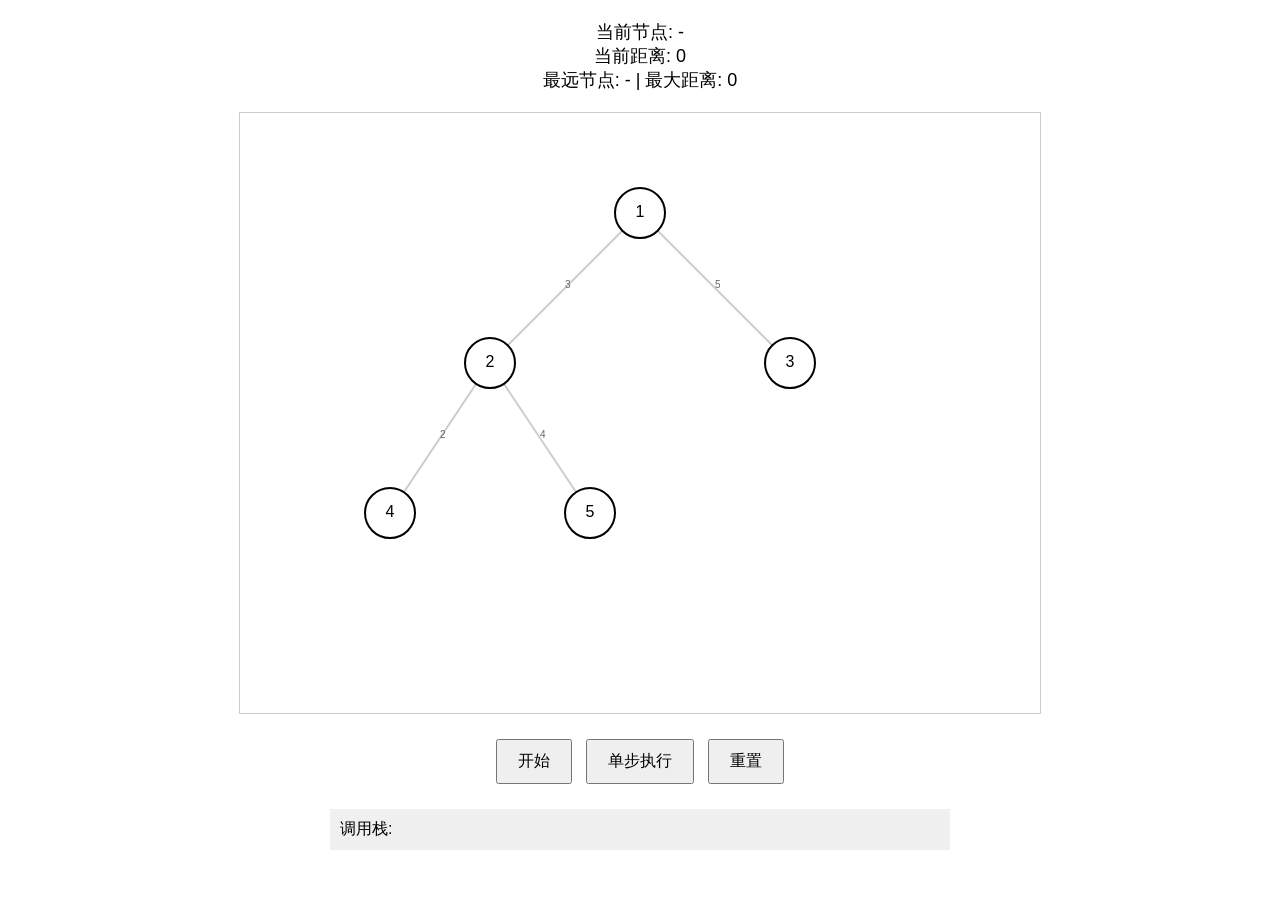
<file: lanqiao/animimation/tree_dfs_max_distance.html>
<!DOCTYPE html>
<html>
<head>
    <meta charset="UTF-8">
    <title>DFS树遍历动画</title>
    <style>
        body { margin: 20px; font-family: Arial; }
        canvas { border: 1px solid #ccc; display: block; margin: 20px auto; }
        .controls { text-align: center; margin: 20px; }
        button { padding: 10px 20px; margin: 5px; font-size: 16px; }
        .info { text-align: center; font-size: 18px; margin: 10px; }
        .stack { max-width: 600px; margin: 20px auto; padding: 10px; background: #f0f0f0; }
    </style>
</head>
<body>
    <div class="info">
        <div>当前节点: <span id="current">-</span></div>
        <div>当前距离: <span id="dist">0</span></div>
        <div>最远节点: <span id="farthest">-</span> | 最大距离: <span id="maxDist">0</span></div>
    </div>
    <canvas id="canvas" width="800" height="600"></canvas>
    <div class="controls">
        <button onclick="start()">开始</button>
        <button onclick="step()">单步执行</button>
        <button onclick="reset()">重置</button>
    </div>
    <div class="stack">调用栈: <span id="stack"></span></div>

    <script>
        const canvas = document.getElementById('canvas');
        const ctx = canvas.getContext('2d');
        
        // 示例树结构
        const tree = {
            nodes: [1, 2, 3, 4, 5],
            edges: [
                {p: 1, q: 2, d: 3},
                {p: 1, q: 3, d: 5},
                {p: 2, q: 4, d: 2},
                {p: 2, q: 5, d: 4}
            ]
        };
        
        const g = {};
        tree.nodes.forEach(n => g[n] = []);
        tree.edges.forEach(e => {
            g[e.p].push({v: e.q, w: e.d});
            g[e.q].push({v: e.p, w: e.d});
        });
        
        const pos = {1: {x:400,y:100}, 2: {x:250,y:250}, 3: {x:550,y:250}, 4: {x:150,y:400}, 5: {x:350,y:400}};
        
        let steps = [];
        let currentStep = 0;
        let maxDist = 0, farthest = -1;
        
        function generateSteps(start) {
            const s = [];
            maxDist = 0;
            farthest = -1;
            
            function dfs(u, parent, dist, stack) {
                s.push({type: 'enter', u, parent, dist, stack: [...stack, u], maxDist, farthest});
                
                if (dist > maxDist) {
                    maxDist = dist;
                    farthest = u;
                    s.push({type: 'update', u, parent, dist, stack: [...stack, u], maxDist, farthest});
                }
                
                for (let {v, w} of g[u]) {
                    if (v !== parent) {
                        dfs(v, u, dist + w, [...stack, u]);
                    }
                }
                
                s.push({type: 'exit', u, parent, dist, stack: [...stack, u], maxDist, farthest});
            }
            
            dfs(start, -1, 0, []);
            return s;
        }
        
        function draw(step) {
            ctx.clearRect(0, 0, canvas.width, canvas.height);
            
            // 画边
            tree.edges.forEach(e => {
                ctx.strokeStyle = '#ccc';
                ctx.lineWidth = 2;
                ctx.beginPath();
                ctx.moveTo(pos[e.p].x, pos[e.p].y);
                ctx.lineTo(pos[e.q].x, pos[e.q].y);
                ctx.stroke();
                
                const mx = (pos[e.p].x + pos[e.q].x) / 2;
                const my = (pos[e.p].y + pos[e.q].y) / 2;
                ctx.fillStyle = '#666';
                ctx.fillText(e.d, mx, my);
            });
            
            // 画节点
            tree.nodes.forEach(n => {
                ctx.beginPath();
                ctx.arc(pos[n].x, pos[n].y, 25, 0, Math.PI * 2);
                
                if (step && step.u === n) {
                    ctx.fillStyle = step.type === 'update' ? '#ff0' : '#0f0';
                } else if (step && step.farthest === n) {
                    ctx.fillStyle = '#f00';
                } else {
                    ctx.fillStyle = '#fff';
                }
                
                ctx.fill();
                ctx.strokeStyle = '#000';
                ctx.lineWidth = 2;
                ctx.stroke();
                
                ctx.fillStyle = '#000';
                ctx.font = '16px Arial';
                ctx.textAlign = 'center';
                ctx.textBaseline = 'middle';
                ctx.fillText(n, pos[n].x, pos[n].y);
            });
            
            if (step) {
                document.getElementById('current').textContent = step.u;
                document.getElementById('dist').textContent = step.dist;
                document.getElementById('farthest').textContent = step.farthest;
                document.getElementById('maxDist').textContent = step.maxDist;
                document.getElementById('stack').textContent = step.stack.join(' → ');
            }
        }
        
        function start() {
            steps = generateSteps(1);
            currentStep = 0;
            const timer = setInterval(() => {
                if (currentStep < steps.length) {
                    draw(steps[currentStep]);
                    currentStep++;
                } else {
                    clearInterval(timer);
                }
            }, 800);
        }
        
        function step() {
            if (steps.length === 0) steps = generateSteps(1);
            if (currentStep < steps.length) {
                draw(steps[currentStep]);
                currentStep++;
            }
        }
        
        function reset() {
            steps = [];
            currentStep = 0;
            maxDist = 0;
            farthest = -1;
            draw(null);
            document.getElementById('current').textContent = '-';
            document.getElementById('dist').textContent = '0';
            document.getElementById('farthest').textContent = '-';
            document.getElementById('maxDist').textContent = '0';
            document.getElementById('stack').textContent = '';
        }
        
        draw(null);
    </script>
</body>
</html>
</file>
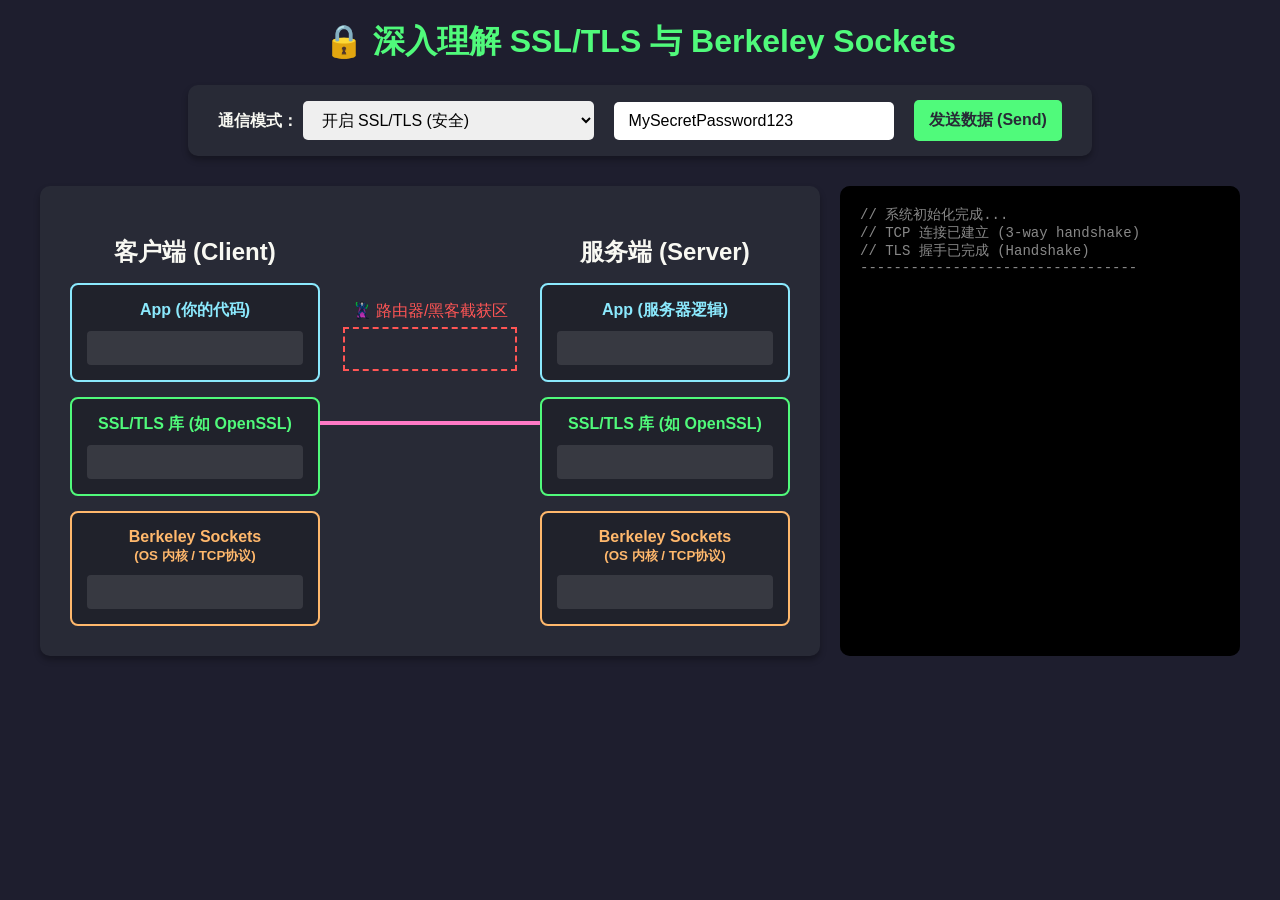
<file: visualization/SSL/TSL.html>
<!DOCTYPE html>
<html lang="zh-CN">
<head>
    <meta charset="UTF-8">
    <meta name="viewport" content="width=device-width, initial-scale=1.0">
    <title>SSL/TLS & Berkeley Sockets 可视化演示</title>
    <style>
        :root {
            --bg-color: #1e1e2e;
            --panel-bg: #282a36;
            --text-color: #f8f8f2;
            --accent-app: #8be9fd;
            --accent-tls: #50fa7b;
            --accent-socket: #ffb86c;
            --accent-network: #ff79c6;
            --danger: #ff5555;
        }
        body {
            font-family: 'Segoe UI', Tahoma, Geneva, Verdana, sans-serif;
            background-color: var(--bg-color);
            color: var(--text-color);
            margin: 0;
            padding: 20px;
            display: flex;
            flex-direction: column;
            align-items: center;
        }
        h1 { margin-top: 0; color: var(--accent-tls); }
        .controls {
            background: var(--panel-bg);
            padding: 15px 30px;
            border-radius: 10px;
            margin-bottom: 30px;
            display: flex;
            gap: 20px;
            align-items: center;
            box-shadow: 0 4px 6px rgba(0,0,0,0.3);
        }
        button, input, select {
            padding: 10px 15px;
            font-size: 16px;
            border-radius: 5px;
            border: none;
            outline: none;
        }
        button {
            background-color: var(--accent-tls);
            color: #282a36;
            font-weight: bold;
            cursor: pointer;
            transition: 0.2s;
        }
        button:hover { background-color: #40c963; }
        button:disabled { background-color: #555; cursor: not-allowed; }
        input[type="text"] { width: 250px; }
        
        .main-container {
            display: flex;
            width: 100%;
            max-width: 1200px;
            gap: 20px;
        }

        /* 架构可视化区域 */
        .visualization {
            flex: 2;
            background: var(--panel-bg);
            padding: 30px;
            border-radius: 10px;
            display: flex;
            justify-content: space-between;
            align-items: center;
            position: relative;
            box-shadow: 0 4px 6px rgba(0,0,0,0.3);
        }

        .stack {
            display: flex;
            flex-direction: column;
            gap: 15px;
            width: 250px;
        }

        .layer {
            border: 2px solid #555;
            border-radius: 8px;
            padding: 15px;
            text-align: center;
            transition: all 0.3s ease;
            position: relative;
            background: rgba(0,0,0,0.2);
        }
        
        .layer h3 { margin: 0 0 10px 0; font-size: 16px; }
        .layer .data-box {
            min-height: 24px;
            background: rgba(255,255,255,0.1);
            padding: 5px;
            border-radius: 4px;
            font-family: monospace;
            word-break: break-all;
        }

        .app-layer { border-color: var(--accent-app); color: var(--accent-app); }
        .tls-layer { border-color: var(--accent-tls); color: var(--accent-tls); }
        .socket-layer { border-color: var(--accent-socket); color: var(--accent-socket); }

        .layer.active {
            box-shadow: 0 0 20px currentColor;
            background: rgba(255,255,255,0.1);
            transform: scale(1.05);
        }

        /* 互联网区域 */
        .network {
            flex: 1;
            display: flex;
            flex-direction: column;
            align-items: center;
            justify-content: center;
            position: relative;
            height: 300px;
        }
        .network-line {
            width: 100%;
            height: 4px;
            background: var(--accent-network);
            position: absolute;
            top: 50%;
            z-index: 1;
        }
        .hacker {
            position: absolute;
            top: 10%;
            text-align: center;
            color: var(--danger);
            z-index: 2;
        }
        .hacker-box {
            border: 2px dashed var(--danger);
            padding: 10px;
            margin-top: 5px;
            background: #282a36;
            min-width: 150px;
            min-height: 20px;
            font-family: monospace;
        }
        .packet {
            position: absolute;
            top: 50%;
            left: 0;
            transform: translateY(-50%);
            background: #fff;
            color: #000;
            padding: 5px 10px;
            border-radius: 4px;
            font-family: monospace;
            font-weight: bold;
            z-index: 3;
            opacity: 0;
            transition: left 2s linear, opacity 0.2s;
            white-space: nowrap;
        }

        /* 日志控制台 */
        .console {
            flex: 1;
            background: #000;
            border-radius: 10px;
            padding: 20px;
            font-family: 'Courier New', Courier, monospace;
            font-size: 14px;
            color: #0f0;
            overflow-y: auto;
            max-height: 500px;
            box-shadow: inset 0 0 10px rgba(0,0,0,0.8);
        }
        .log-line { margin: 5px 0; }
        .log-comment { color: #888; }
        .log-api { color: #50fa7b; }
        
        /* 隐藏 TLS 层 */
        .tls-disabled .tls-layer {
            opacity: 0.2;
            border-style: dashed;
        }

    </style>
</head>
<body>

    <h1>🔒 深入理解 SSL/TLS 与 Berkeley Sockets</h1>
    
    <div class="controls">
        <label>
            <strong>通信模式：</strong>
            <select id="modeSelect" onchange="toggleTLS()">
                <option value="tls">开启 SSL/TLS (安全)</option>
                <option value="plain">关闭 TLS (仅用 Berkeley Sockets)</option>
            </select>
        </label>
        <input type="text" id="messageInput" value="MySecretPassword123" placeholder="输入要发送的数据...">
        <button id="sendBtn" onclick="startTransmission()">发送数据 (Send)</button>
    </div>

    <div class="main-container">
        <!-- 左侧：客户端架构 -->
        <div class="visualization" id="visArea">
            <div class="stack" id="clientStack">
                <h2 style="text-align: center; margin-bottom: 0;">客户端 (Client)</h2>
                <div class="layer app-layer" id="c-app">
                    <h3>App (你的代码)</h3>
                    <div class="data-box" id="c-app-data"></div>
                </div>
                <div class="layer tls-layer" id="c-tls">
                    <h3>SSL/TLS 库 (如 OpenSSL)</h3>
                    <div class="data-box" id="c-tls-data"></div>
                </div>
                <div class="layer socket-layer" id="c-socket">
                    <h3>Berkeley Sockets<br><small>(OS 内核 / TCP协议)</small></h3>
                    <div class="data-box" id="c-socket-data"></div>
                </div>
            </div>

            <!-- 中间：网络与黑客 -->
            <div class="network">
                <div class="hacker">
                    🦹‍♂️ 路由器/黑客截获区
                    <div class="hacker-box" id="hacker-data"></div>
                </div>
                <div class="network-line"></div>
                <div class="packet" id="packet"></div>
            </div>

            <!-- 右侧：服务端架构 -->
            <div class="stack" id="serverStack">
                <h2 style="text-align: center; margin-bottom: 0;">服务端 (Server)</h2>
                <div class="layer app-layer" id="s-app">
                    <h3>App (服务器逻辑)</h3>
                    <div class="data-box" id="s-app-data"></div>
                </div>
                <div class="layer tls-layer" id="s-tls">
                    <h3>SSL/TLS 库 (如 OpenSSL)</h3>
                    <div class="data-box" id="s-tls-data"></div>
                </div>
                <div class="layer socket-layer" id="s-socket">
                    <h3>Berkeley Sockets<br><small>(OS 内核 / TCP协议)</small></h3>
                    <div class="data-box" id="s-socket-data"></div>
                </div>
            </div>
        </div>

        <!-- 日志控制台 -->
        <div class="console" id="consoleLog">
            <div class="log-comment">// 系统初始化完成...</div>
            <div class="log-comment">// TCP 连接已建立 (3-way handshake)</div>
            <div id="tlsReadyLog" class="log-comment">// TLS 握手已完成 (Handshake)</div>
            <div class="log-comment">---------------------------------</div>
        </div>
    </div>

    <script>
        const sleep = ms => new Promise(r => setTimeout(r, ms));
        let isTLS = true;

        function toggleTLS() {
            const mode = document.getElementById('modeSelect').value;
            isTLS = (mode === 'tls');
            const visArea = document.getElementById('visArea');
            if(isTLS) {
                visArea.classList.remove('tls-disabled');
                log("// 切换模式: 已挂载 TLS 引擎，Socket 描述符交由 OpenSSL 管理。");
            } else {
                visArea.classList.add('tls-disabled');
                log("// 切换模式: 移除 TLS，应用程序直接操作 Berkeley Sockets。");
            }
        }

        function log(msg, type = "comment") {
            const consoleEl = document.getElementById('consoleLog');
            const div = document.createElement('div');
            div.className = 'log-line ' + (type === 'api' ? 'log-api' : 'log-comment');
            div.innerText = msg;
            consoleEl.appendChild(div);
            consoleEl.scrollTop = consoleEl.scrollHeight;
        }

        // 简单的模拟加密函数
        function encrypt(text) {
            return btoa(text).replace(/=/g, '') + Math.random().toString(36).substring(2, 6).toUpperCase();
        }

        function clearData() {
            const boxes =['c-app-data', 'c-tls-data', 'c-socket-data', 'hacker-data', 's-socket-data', 's-tls-data', 's-app-data'];
            boxes.forEach(id => document.getElementById(id).innerText = '');
            document.getElementById('packet').style.opacity = '0';
            document.getElementById('packet').style.left = '0%';
        }

        async function activateLayer(id, data, duration = 1000) {
            const el = document.getElementById(id);
            const dataBox = document.getElementById(id + '-data');
            el.classList.add('active');
            if(dataBox) dataBox.innerText = data;
            await sleep(duration);
            el.classList.remove('active');
        }

        async function startTransmission() {
            const btn = document.getElementById('sendBtn');
            const msg = document.getElementById('messageInput').value;
            if(!msg) return;

            btn.disabled = true;
            clearData();
            log("---------------------------------");
            log(`// 准备发送: "${msg}"`);

            if (isTLS) {
                // =============== 有 TLS 的流程 ===============
                
                // 1. App 层
                await activateLayer('c-app', `要发送: ${msg}`, 800);
                
                // 2. TLS 层 (加密)
                log(`SSL_write(ssl, "${msg}", ${msg.length});`, 'api');
                log("// [TLS] 将明文放入加密算法 (如 AES-GCM)...");
                const encryptedData = encrypt(msg);
                await activateLayer('c-tls', `🔐 密文: ${encryptedData}`, 1500);
                
                // 3. Socket 层 (发送密文)
                log(`send(socket_fd, "${encryptedData}", ${encryptedData.length}, 0);`, 'api');
                log("// [Socket] 底层将密文数据打成 TCP 包，推入网卡...");
                await activateLayer('c-socket', `📦 Payload: ${encryptedData}`, 1000);

                // 4. 网络传输
                const packet = document.getElementById('packet');
                packet.innerText = encryptedData;
                packet.style.opacity = '1';
                packet.style.transition = 'left 2s linear';
                packet.style.left = '100%';
                
                // 5. 黑客拦截
                setTimeout(() => {
                    document.getElementById('hacker-data').innerText = `截获: ${encryptedData}`;
                    log("// [网络] 黑客拦截了数据包，但只能看到乱码，无法破解！");
                }, 1000);
                await sleep(2000);
                packet.style.opacity = '0';

                // 6. 服务端 Socket (接收密文)
                log(`recv(socket_fd, buffer, 1024, 0);`, 'api');
                log("// [Server Socket] 收到网络包，放入接收缓冲区...");
                await activateLayer('s-socket', `📦 Payload: ${encryptedData}`, 1000);

                // 7. 服务端 TLS (解密)
                log(`SSL_read(ssl, buffer, 1024);`, 'api');
                log("// [Server TLS] 验证 MAC 并解密恢复明文...");
                await activateLayer('s-tls', `🔓 解密出: ${msg}`, 1500);

                // 8. 服务端 App
                log(`// [Server App] 业务逻辑成功获取安全数据。`);
                await activateLayer('s-app', `收到: ${msg}`, 1000);

            } else {
                // =============== 没有 TLS 的流程 ===============
                
                // 1. App 层
                await activateLayer('c-app', `要发送: ${msg}`, 800);
                
                // 2. 跳过 TLS，直接 Socket 层 (发送明文)
                log(`send(socket_fd, "${msg}", ${msg.length}, 0);`, 'api');
                log("// [Socket] ⚠️ 注意：直接将明文推入网卡发送...");
                await activateLayer('c-socket', `📦 Payload: ${msg}`, 1000);

                // 3. 网络传输
                const packet = document.getElementById('packet');
                packet.innerText = msg;
                packet.style.background = '#ff5555'; // 变红警示
                packet.style.color = '#fff';
                packet.style.opacity = '1';
                packet.style.transition = 'left 2s linear';
                packet.style.left = '100%';
                
                // 4. 黑客拦截
                setTimeout(() => {
                    document.getElementById('hacker-data').innerText = `截获明文: ${msg}`;
                    document.getElementById('hacker-data').style.color = '#ff5555';
                    log("// [网络] 🚨 严重危险！黑客看到了你的所有明文数据！", "api");
                }, 1000);
                await sleep(2000);
                packet.style.opacity = '0';
                packet.style.background = '#fff'; // 还原
                packet.style.color = '#000';

                // 5. 服务端 Socket (接收明文)
                log(`recv(socket_fd, buffer, 1024, 0);`, 'api');
                log("// [Server Socket] 收到网络包...");
                await activateLayer('s-socket', `📦 Payload: ${msg}`, 1000);

                // 6. 跳过 TLS，直接到 服务端 App
                log(`// [Server App] 收到数据，但中途可能已被偷窥或篡改。`);
                await activateLayer('s-app', `收到: ${msg}`, 1000);
            }

            log("// 传输结束。");
            btn.disabled = false;
        }
    </script>
</body>
</html>
</file>
<file: lanqiao/style.css>
* { margin: 0; padding: 0; box-sizing: border-box; }
body { font-family: 'Microsoft YaHei', sans-serif; background: #f5f7fa; }

.navbar { background: linear-gradient(135deg, #2b5876 0%, #4e4376 100%); color: white; padding: 20px 0; box-shadow: 0 2px 10px rgba(0,0,0,0.1); position: sticky; top: 0; z-index: 1000; }
.navbar .container { max-width: 1400px; margin: 0 auto; padding: 0 20px; }
.navbar h1 { font-size: 1.8em; }

.main-container { display: flex; max-width: 1400px; margin: 0 auto; }
.sidebar { width: 280px; background: white; min-height: calc(100vh - 80px); padding: 20px; box-shadow: 2px 0 10px rgba(0,0,0,0.05); position: sticky; top: 80px; height: fit-content; }
.sidebar h3 { color: #333; margin-bottom: 15px; font-size: 1.3em; border-bottom: 2px solid #eee; padding-bottom: 10px;}
.category-title { font-weight: bold; color: #4e4376; margin: 15px 0 8px 5px; font-size: 0.95em; }
.algo-list { list-style: none; margin-bottom: 10px;}
.algo-item { padding: 10px 15px; margin-bottom: 6px; border-radius: 8px; cursor: pointer; transition: all 0.3s; display: flex; justify-content: space-between; align-items: center; font-size: 0.95em;}
.algo-item:hover { background: #f0f2f5; }
.algo-item.active { background: linear-gradient(135deg, #2b5876, #4e4376); color: white; box-shadow: 0 4px 10px rgba(78, 67, 118, 0.3); }
.difficulty { font-size: 0.75em; padding: 3px 8px; border-radius: 10px; }
.diff-easy { background: #e6f7ff; color: #1890ff; }
.diff-medium { background: #fff7e6; color: #fa8c16; }
.diff-hard { background: #fff1f0; color: #f5222d; }
.algo-item.active .difficulty { background: rgba(255,255,255,0.2); color: white; }

.content { flex: 1; padding: 30px; max-width: 1120px; overflow-x: hidden;}
.content-section { background: white; border-radius: 12px; padding: 30px; margin-bottom: 20px; box-shadow: 0 2px 12px rgba(0,0,0,0.04); }
.content-section h2 { color: #333; margin-bottom: 20px; font-size: 1.8em; border-left: 5px solid #4e4376; padding-left: 15px; }
.content-section h3 { color: #444; margin: 25px 0 15px; font-size: 1.3em; }
.content-section h4 { color: #555; margin: 15px 0 10px; font-size: 1.1em; }
.content-section p { color: #555; line-height: 1.8; margin-bottom: 15px; }
.content-section ul { margin-left: 25px; color: #555; line-height: 1.8; margin-bottom: 15px; }

.visualization { background: #fafafa; border: 2px solid #eaeaea; border-radius: 10px; padding: 30px; margin: 20px 0; min-height: 350px; position: relative; overflow: hidden; }
.canvas-container { display: flex; justify-content: center; align-items: center; flex-direction: column; position: relative; width: 100%; min-height: 250px;}

.controls { display: flex; gap: 15px; margin-top: 20px; flex-wrap: wrap; }
.btn { padding: 10px 20px; border: none; border-radius: 6px; cursor: pointer; font-size: 0.95em; font-weight: 600; transition: all 0.3s; }
.btn-primary { background: linear-gradient(135deg, #2b5876, #4e4376); color: white; }
.btn-primary:hover { transform: translateY(-2px); box-shadow: 0 5px 15px rgba(78, 67, 118, 0.4); }
.btn-secondary { background: #e0e0e0; color: #333; }
.btn-secondary:hover { background: #d0d0d0; }

.code-block { background: #282c34; color: #abb2bf; padding: 20px; border-radius: 8px; overflow-x: auto; margin: 15px 0; font-family: 'Consolas', 'Monaco', monospace; font-size: 0.95em; line-height: 1.5; }
.keyword { color: #c678dd; }
.type { color: #e5c07b; }
.function { color: #61afef; }
.string { color: #98c379; }
.comment { color: #5c6370; font-style: italic; }
.number { color: #d19a66; }

.stl-tags { display: flex; flex-wrap: wrap; gap: 10px; margin: 15px 0; }
.stl-tag { background: #f0f2f5; color: #d81b60; border: 1px solid #f8bbd0; padding: 6px 12px; border-radius: 6px; font-size: 0.9em; font-family: 'Consolas', monospace; font-weight: bold;}

.problems-grid { display: grid; grid-template-columns: repeat(auto-fill, minmax(300px, 1fr)); gap: 20px; margin-top: 20px; }
.problem-card { background: #fff; border: 1px solid #eaeaea; border-radius: 10px; padding: 20px; transition: all 0.3s; cursor: pointer; }
.problem-card:hover { border-color: #4e4376; transform: translateY(-3px); box-shadow: 0 5px 15px rgba(0,0,0,0.08); }
.problem-header { display: flex; justify-content: space-between; align-items: center; margin-bottom: 10px; }
.problem-title { font-weight: 600; color: #333; font-size: 1.05em; }
.problem-desc { color: #666; font-size: 0.9em; margin-bottom: 10px; line-height: 1.5; }
.problem-tags { display: flex; gap: 8px; flex-wrap: wrap; }
.problem-tag { background: #f5f5f5; color: #666; padding: 4px 8px; border-radius: 4px; font-size: 0.8em; }

.array-container { display: flex; gap: 8px; justify-content: center; flex-wrap: wrap; margin-bottom: 15px;}
.array-item { width: 55px; height: 55px; border: 2px solid #ccc; border-radius: 8px; display: flex; flex-direction: column; align-items: center; justify-content: center; transition: all 0.3s; background: white; position: relative; }
.array-item .value { font-size: 1.1em; font-weight: bold; color: #333; }
.array-item .index { font-size: 0.75em; color: #999; margin-top: 2px; }
.array-item.highlight { border-color: #4e4376; background: #f0ebf8; transform: translateY(-5px); }
.array-item.found { background: #52c41a; color: white; border-color: #52c41a; transform: scale(1.1); }
.array-item.found .value, .array-item.found .index { color: white; }
.array-item.excluded { opacity: 0.2; }

.step-info { background: #e6f7ff; border-left: 4px solid #1890ff; padding: 15px 20px; border-radius: 5px; margin: 15px 0; font-size: 1.05em;}
.step-info strong { color: #1890ff; }

.complexity { display: grid; grid-template-columns: 1fr 1fr; gap: 15px; margin: 20px 0; }
.complexity-item { background: #f8f9fa; padding: 15px; border-radius: 8px; border-left: 4px solid #4e4376; }
.complexity-item strong { color: #4e4376; display: block; margin-bottom: 5px; }

/* 针对特定算法的样式 */
.graph-node { width: 45px; height: 45px; border-radius: 50%; background: #4e4376; color: white; display: flex; align-items: center; justify-content: center; font-weight: bold; position: absolute; transition: all 0.5s; box-shadow: 0 3px 8px rgba(0,0,0,0.2); z-index: 2;}
.graph-node.visited { background: #52c41a; }
.graph-node.current { background: #faad14; transform: scale(1.2); }
svg { position: absolute; top: 0; left: 0; width: 100%; height: 100%; pointer-events: none; z-index: 1;}

.queue-container { display: flex; gap: 10px; align-items: center; margin: 20px 0; flex-wrap: wrap; }
.queue-label { font-weight: bold; color: #4e4376; }
.queue-item { width: 40px; height: 40px; border: 2px solid #4e4376; border-radius: 6px; display: flex; align-items: center; justify-content: center; font-weight: bold; background: white; }

.dp-table { border-collapse: collapse; margin: 20px auto; }
.dp-table td { width: 45px; height: 45px; border: 1px solid #ccc; text-align: center; vertical-align: middle; font-weight: bold; transition: all 0.3s; background: white; }
.dp-table td.current { background: #faad14; color: white; border-color: #d48806; transform: scale(1.1); box-shadow: 0 0 10px rgba(0,0,0,0.1); }
.dp-table td.filled { background: #e6f7ff; }
.dp-table td.result { background: #52c41a; color: white; }

.uf-node { width: 70px; height: 70px; border: 2px solid #4e4376; border-radius: 10px; display: flex; flex-direction: column; align-items: center; justify-content: center; background: white; transition: all 0.3s; }
.uf-node .node-id { font-size: 1.4em; font-weight: bold; color: #333; }
.uf-node .parent-id { font-size: 0.8em; color: #999; margin-top: 5px; }
.uf-node.merged { background: #f0ebf8; border-color: #2b5876; }
.uf-container { display: flex; gap: 15px; justify-content: center; flex-wrap: wrap; margin: 20px 0; }

.interval-box { height: 30px; background: #667eea; color: white; border-radius: 4px; display: flex; align-items: center; justify-content: center; margin-bottom: 5px; transition: all 0.3s; font-size: 0.8em; position: absolute;}
.interval-box.selected { background: #52c41a; transform: scaleY(1.2); box-shadow: 0 2px 5px rgba(0,0,0,0.2);}
.interval-box.rejected { background: #ccc; opacity: 0.5; }

.math-grid { display: grid; grid-template-columns: repeat(10, 1fr); gap: 5px; max-width: 500px; margin: 0 auto; }
.math-cell { aspect-ratio: 1; border: 1px solid #ddd; display: flex; align-items: center; justify-content: center; font-weight: bold; border-radius: 4px; transition: all 0.3s; }
.math-cell.prime { background: #52c41a; color: white; border-color: #52c41a; }
.math-cell.composite { background: #f5f5f5; color: #ccc; text-decoration: line-through; }
.math-cell.current { transform: scale(1.2); background: #faad14; color: white; border-color: #faad14; z-index: 10; }

.pascal-row { display: flex; justify-content: center; gap: 10px; margin-bottom: 10px; }
.pascal-cell { width: 40px; height: 40px; background: white; border: 1px solid #4e4376; border-radius: 50%; display: flex; align-items: center; justify-content: center; font-weight: bold; transition: all 0.5s; opacity: 0; transform: translateY(-20px); }
.pascal-cell.show { opacity: 1; transform: translateY(0); background: #f0ebf8; }
</file>
